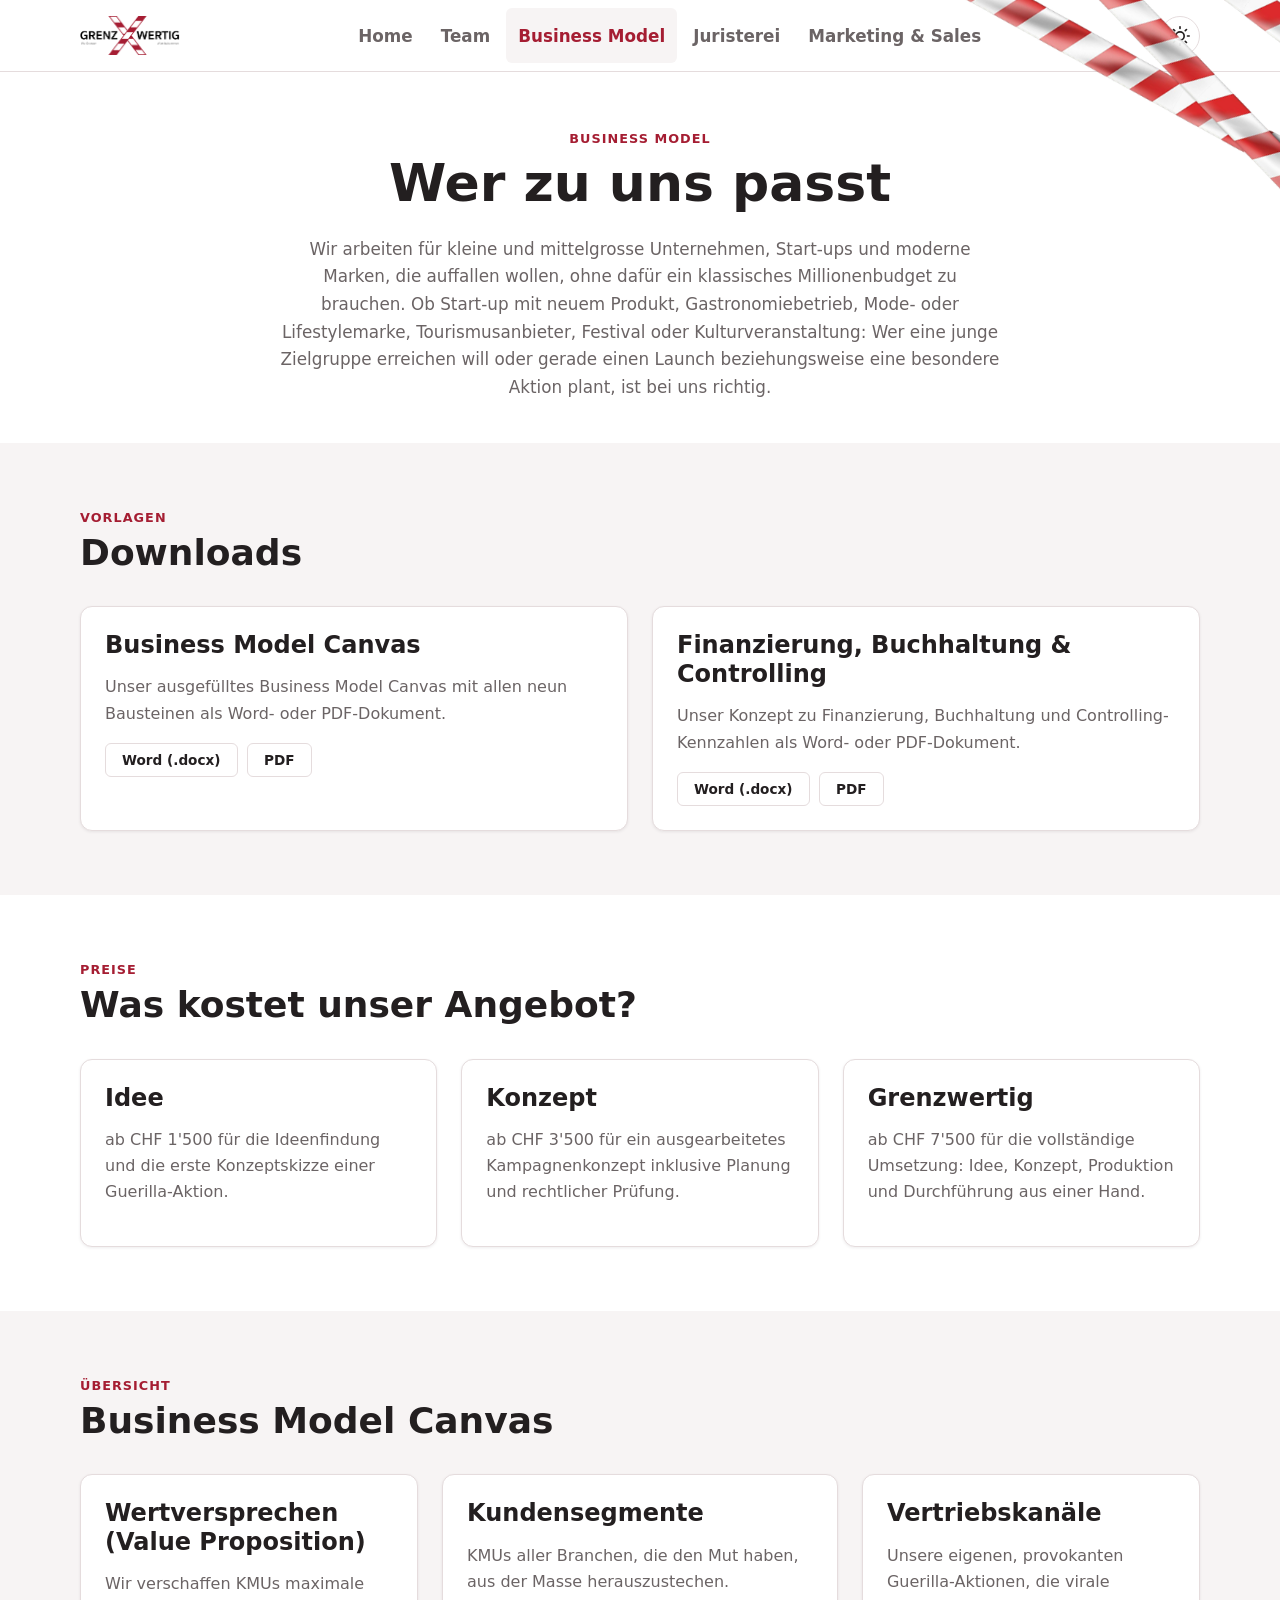
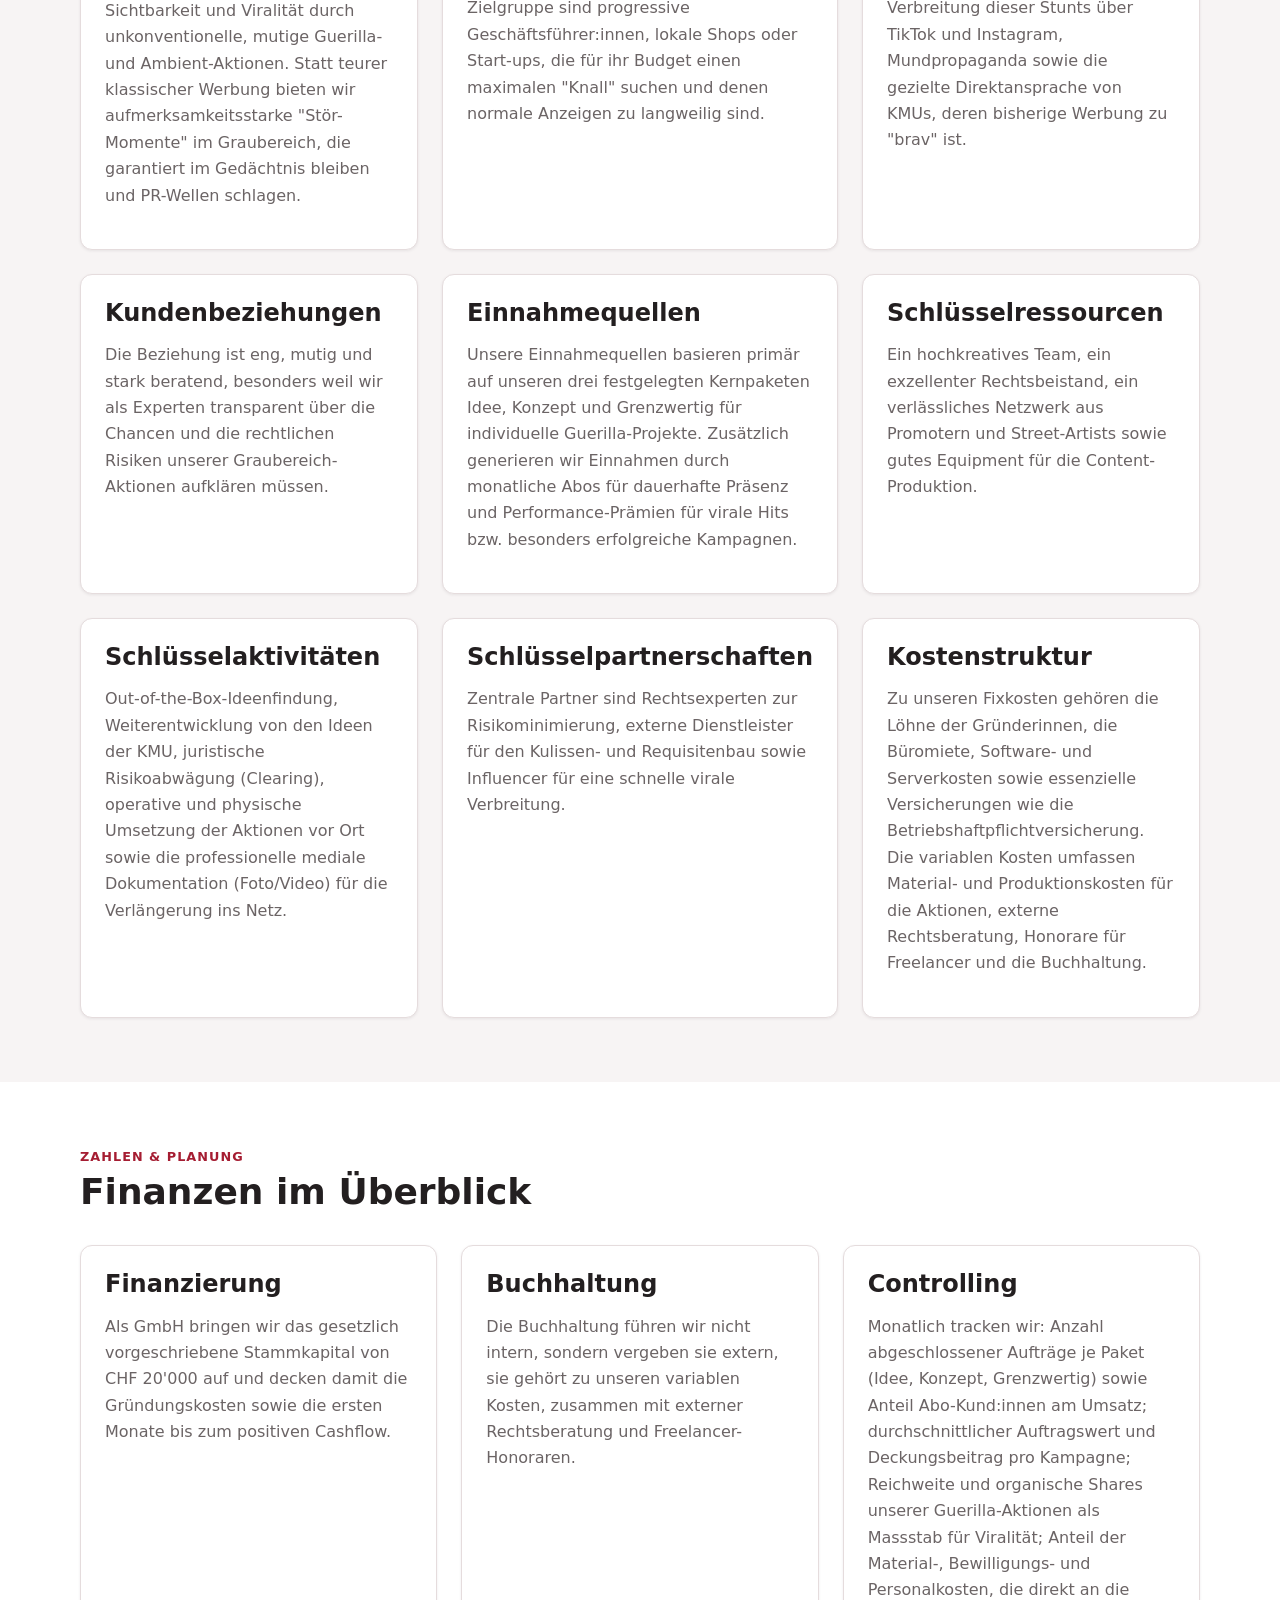
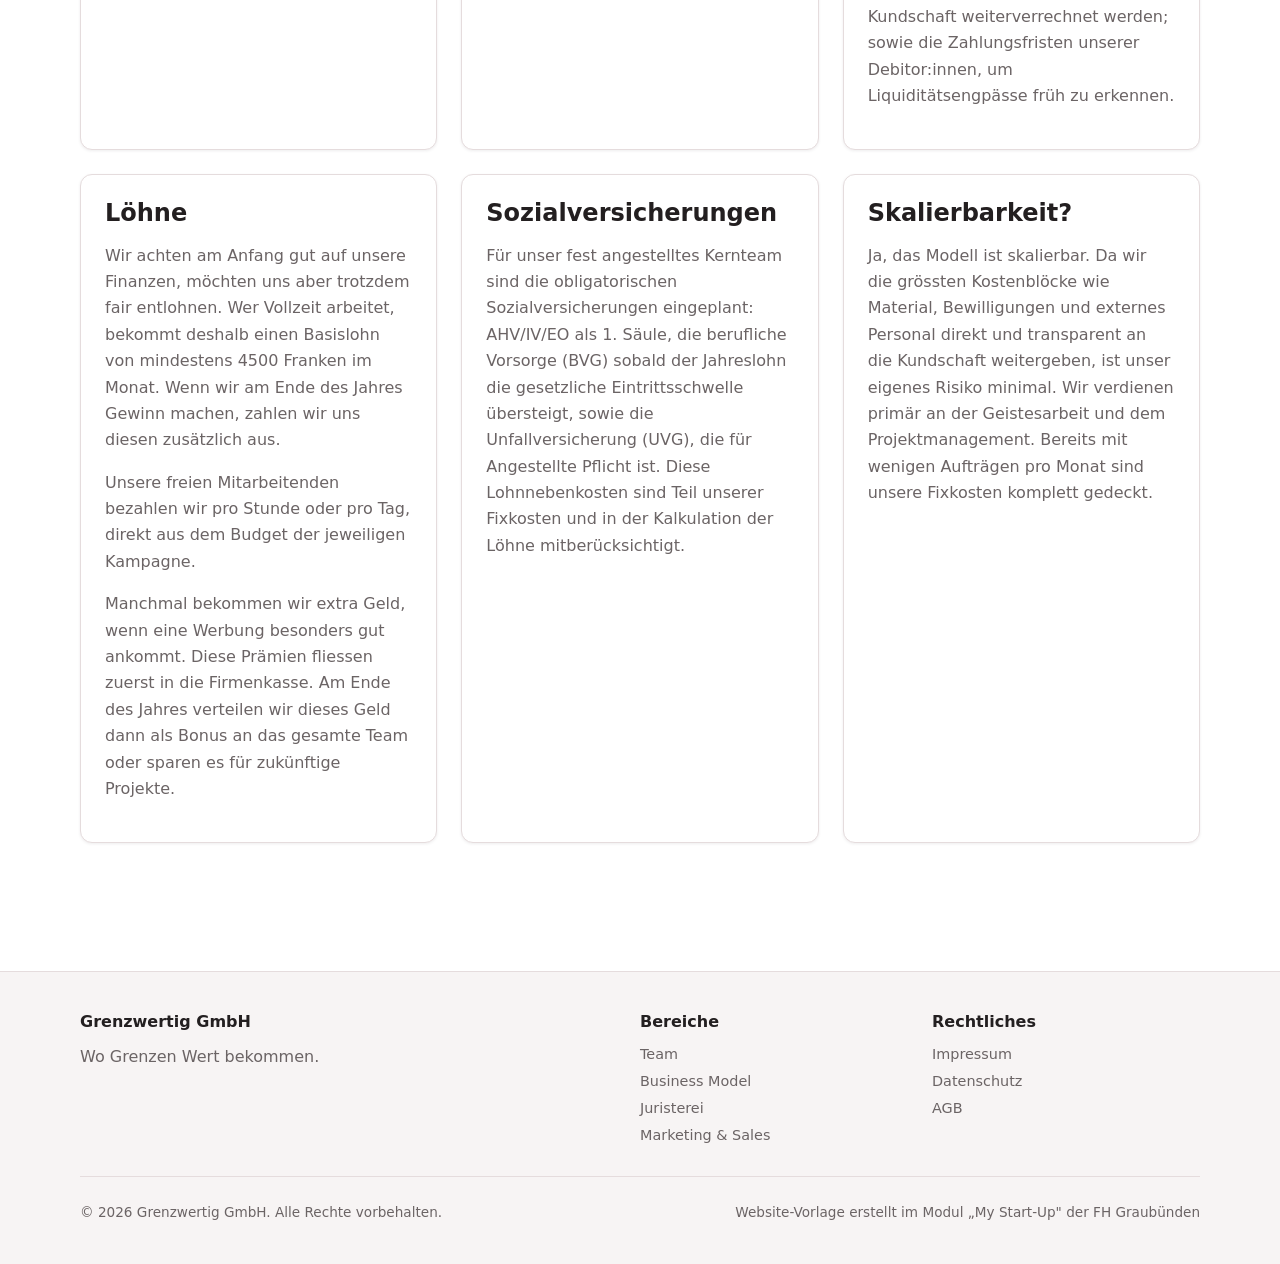
<file: business-model/index.html>
<!DOCTYPE html>
<!--
  =============================================================================
  MY START-UP – WEBSITE TEMPLATE
  Datei: business-model/index.html
  -----------------------------------------------------------------------------
  Entspricht der Ordner-Kachel "Business Model". Fachlich passend gemäss
  Modulbeschreibung: Geschäftsmodell, Finanzierung, Buchhaltung, Controlling.
  =============================================================================
-->
<html lang="de">
<head>
  <meta charset="UTF-8" />
  <script>
    (function () {
      var stored = localStorage.getItem("my-startup-theme");
      var theme = stored || (window.matchMedia("(prefers-color-scheme: dark)").matches ? "dark" : "light");
      document.documentElement.setAttribute("data-theme", theme);
    })();
  </script>
  <meta name="viewport" content="width=device-width, initial-scale=1.0" />
  <title>Business Model – Grenzwertig</title>
  <meta name="description" content="Geschäftsmodell, Finanzierung und Zahlen von My Start-Up." />
  <link rel="stylesheet" href="../css/style.css" />
<link rel="icon" type="image/png" href="../images/favicon.png" />
</head>
<body>
  <a class="visually-hidden" href="#main">Zum Inhalt springen</a>

  <header class="site-header">
    <div class="container">
    <a href="../index.html" class="brand">
      <img src="../images/logo-light.png" alt="Grenzwertig – wo Grenzen Wert bekommen" class="brand__logo brand__logo--light">
      <img src="../images/logo-dark.png" alt="Grenzwertig – wo Grenzen Wert bekommen" class="brand__logo brand__logo--dark">
    </a>

      <nav class="main-nav" id="main-navigation" data-main-nav data-open="false" aria-label="Hauptnavigation">
        <a href="../index.html">Home</a>
        <a href="../team/index.html">Team</a>
        <a href="index.html">Business Model</a>
        <a href="../juristerei/index.html">Juristerei</a>
        <a href="../marketing-sales/index.html">Marketing &amp; Sales</a>
      </nav>

      <div class="header-actions">
        <button type="button" class="theme-toggle" data-theme-toggle aria-label="Zu Dark-Mode wechseln">
          <svg class="icon-sun" viewBox="0 0 24 24" fill="none" stroke="currentColor" stroke-width="2" stroke-linecap="round" stroke-linejoin="round" aria-hidden="true">
            <circle cx="12" cy="12" r="5"></circle>
            <line x1="12" y1="1" x2="12" y2="3"></line>
            <line x1="12" y1="21" x2="12" y2="23"></line>
            <line x1="4.22" y1="4.22" x2="5.64" y2="5.64"></line>
            <line x1="18.36" y1="18.36" x2="19.78" y2="19.78"></line>
            <line x1="1" y1="12" x2="3" y2="12"></line>
            <line x1="21" y1="12" x2="23" y2="12"></line>
            <line x1="4.22" y1="19.78" x2="5.64" y2="18.36"></line>
            <line x1="18.36" y1="5.64" x2="19.78" y2="4.22"></line>
          </svg>
          <svg class="icon-moon" viewBox="0 0 24 24" fill="none" stroke="currentColor" stroke-width="2" stroke-linecap="round" stroke-linejoin="round" aria-hidden="true">
            <path d="M21 12.79A9 9 0 1 1 11.21 3 7 7 0 0 0 21 12.79z"></path>
          </svg>
        </button>

        <button type="button" class="nav-toggle" data-nav-toggle aria-label="Menü öffnen" aria-expanded="false" aria-controls="main-navigation">
          <svg viewBox="0 0 24 24" fill="none" stroke="currentColor" stroke-width="2" stroke-linecap="round" stroke-linejoin="round" aria-hidden="true">
            <line x1="3" y1="6" x2="21" y2="6"></line>
            <line x1="3" y1="12" x2="21" y2="12"></line>
            <line x1="3" y1="18" x2="21" y2="18"></line>
          </svg>
        </button>
      </div>
    </div>
  </header>

  <main id="main">
    <section class="page-hero container">
      <span class="eyebrow">Business Model</span>
      <h1 class="page-hero__title">Wer zu uns passt</h1>
      <p class="page-hero__lead"> Wir arbeiten für kleine und mittelgrosse Unternehmen, Start-ups und moderne Marken, die auffallen wollen, ohne dafür ein klassisches Millionenbudget zu brauchen. Ob Start-up mit neuem Produkt, Gastronomiebetrieb, Mode- oder Lifestylemarke, Tourismusanbieter, Festival oder Kulturveranstaltung: Wer eine junge Zielgruppe erreichen will oder gerade einen Launch beziehungsweise eine besondere Aktion plant, ist bei uns richtig.</p>
    </section>

    <!-- ===================== DOWNLOADS ===================== -->
    <section class="section section--alt">
      <div class="container">
        <div class="section-heading">
          <span class="eyebrow">Vorlagen</span>
          <h2>Downloads</h2>
        </div>
        <div class="grid content-grid-2">
          <div class="card">
            <h3>Business Model Canvas</h3>
            <p>Unser ausgefülltes Business Model Canvas mit allen neun Bausteinen als Word- oder PDF-Dokument.</p>
            <div class="download-links">
              <a class="btn btn--outline" href="../downloads/business-model/Business-Model-canvas-Grenzwertig-GmbH.docx" download>Word (.docx)</a>
              <a class="btn btn--outline" href="../downloads/business-model/Business-Model-canvas-Grenzwertig-GmbH.pdf" download>PDF</a>
            </div>
          </div>
          <div class="card">
            <h3>Finanzierung, Buchhaltung &amp; Controlling</h3>
            <p>Unser Konzept zu Finanzierung, Buchhaltung und Controlling-Kennzahlen als Word- oder PDF-Dokument.</p>
            <div class="download-links">
              <a class="btn btn--outline" href="../downloads/business-model/Finanzierung-Buchhaltung-Controlling-Grenzwertig-GmbH.docx" download>Word (.docx)</a>
              <a class="btn btn--outline" href="../downloads/business-model/Finanzierung-buchhaltung-controlling-Grenzwertig-GmbH.pdf" download>PDF</a>
            </div>
          </div>
        </div>
      </div>
    </section>

    <!-- ===================== PREISE ===================== -->
    <section class="section">
      <div class="container">
        <div class="section-heading">
          <span class="eyebrow">Preise</span>
          <h2>Was kostet unser Angebot?</h2>
        </div>
        <div class="grid content-grid-3">
          <div class="card">
            <h3>Idee</h3>
            <p>ab CHF 1'500 für die Ideenfindung und die erste Konzeptskizze einer Guerilla-Aktion.</p>
          </div>
          <div class="card">
            <h3>Konzept</h3>
            <p>ab CHF 3'500 für ein ausgearbeitetes Kampagnenkonzept inklusive Planung und rechtlicher Prüfung.</p>
          </div>
          <div class="card">
            <h3>Grenzwertig</h3>
            <p>ab CHF 7'500 für die vollständige Umsetzung: Idee, Konzept, Produktion und Durchführung aus einer Hand.</p>
          </div>
        </div>
      </div>
    </section>

    <!-- ===================== BUSINESS MODEL CANVAS (9 Bausteine) ===================== -->
    <section class="section section--alt">
      <div class="container">
        <div class="section-heading">
          <span class="eyebrow">Übersicht</span>
          <h2>Business Model Canvas</h2>
        </div>
        <div class="grid content-grid-3">
          <div class="card">
            <h3>Wertversprechen (Value Proposition)</h3>
            <p>Wir verschaffen KMUs maximale Sichtbarkeit und Viralität durch unkonventionelle, mutige Guerilla- und Ambient-Aktionen. Statt teurer klassischer Werbung bieten wir aufmerksamkeitsstarke "Stör-Momente" im Graubereich, die garantiert im Gedächtnis bleiben und PR-Wellen schlagen.</p>
          </div>
          <div class="card">
            <h3>Kundensegmente</h3>
            <p>KMUs aller Branchen, die den Mut haben, aus der Masse herauszustechen. Zielgruppe sind progressive Geschäftsführer:innen, lokale Shops oder Start-ups, die für ihr Budget einen maximalen "Knall" suchen und denen normale Anzeigen zu langweilig sind.</p>
          </div>
          <div class="card">
            <h3>Vertriebskanäle</h3>
            <p>Unsere eigenen, provokanten Guerilla-Aktionen, die virale Verbreitung dieser Stunts über TikTok und Instagram, Mundpropaganda sowie die gezielte Direktansprache von KMUs, deren bisherige Werbung zu "brav" ist.</p>
          </div>
          <div class="card">
            <h3>Kundenbeziehungen</h3>
            <p>Die Beziehung ist eng, mutig und stark beratend, besonders weil wir als Experten transparent über die Chancen und die rechtlichen Risiken unserer Graubereich-Aktionen aufklären müssen.</p>
          </div>
          <div class="card">
            <h3>Einnahmequellen</h3>
            <p>Unsere Einnahmequellen basieren primär auf unseren drei festgelegten Kernpaketen Idee, Konzept und Grenzwertig für individuelle Guerilla-Projekte. Zusätzlich generieren wir Einnahmen durch monatliche Abos für dauerhafte Präsenz und Performance-Prämien für virale Hits bzw. besonders erfolgreiche Kampagnen.</p>
          </div>
          <div class="card">
            <h3>Schlüsselressourcen</h3>
            <p>Ein hochkreatives Team, ein exzellenter Rechtsbeistand, ein verlässliches Netzwerk aus Promotern und Street-Artists sowie gutes Equipment für die Content-Produktion.</p>
          </div>
          <div class="card">
            <h3>Schlüsselaktivitäten</h3>
            <p>Out-of-the-Box-Ideenfindung, Weiterentwicklung von den Ideen der KMU, juristische Risikoabwägung (Clearing), operative und physische Umsetzung der Aktionen vor Ort sowie die professionelle mediale Dokumentation (Foto/Video) für die Verlängerung ins Netz.</p>
          </div>
          <div class="card">
            <h3>Schlüsselpartnerschaften</h3>
            <p>Zentrale Partner sind Rechtsexperten zur Risikominimierung, externe Dienstleister für den Kulissen- und Requisitenbau sowie Influencer für eine schnelle virale Verbreitung.</p>
          </div>
          <div class="card">
            <h3>Kostenstruktur</h3>
            <p>Zu unseren Fixkosten gehören die Löhne der Gründerinnen, die Büromiete, Software- und Serverkosten sowie essenzielle Versicherungen wie die Betriebshaftpflichtversicherung. Die variablen Kosten umfassen Material- und Produktionskosten für die Aktionen, externe Rechtsberatung, Honorare für Freelancer und die Buchhaltung.</p>
          </div>
        </div>
      </div>
    </section>

    <!-- ===================== FINANZIERUNG, LÖHNE, SOZIALVERSICHERUNGEN, BUCHHALTUNG, CONTROLLING, SKALIERBARKEIT ===================== -->
    <section class="section">
      <div class="container">
        <div class="section-heading">
          <span class="eyebrow">Zahlen &amp; Planung</span>
          <h2>Finanzen im Überblick</h2>
        </div>
        <div class="grid content-grid-3">
          <div class="card">
            <h3>Finanzierung</h3>
            <p>Als GmbH bringen wir das gesetzlich vorgeschriebene Stammkapital von CHF 20'000 auf und decken damit die Gründungskosten sowie die ersten Monate bis zum positiven Cashflow.</p>
          </div>
          <div class="card">
            <h3>Buchhaltung</h3>
            <p>Die Buchhaltung führen wir nicht intern, sondern vergeben sie extern, sie gehört zu unseren variablen Kosten, zusammen mit externer Rechtsberatung und Freelancer-Honoraren.</p>
          </div>
          <div class="card">
            <h3>Controlling</h3>
            <p>Monatlich tracken wir: Anzahl abgeschlossener Aufträge je Paket (Idee, Konzept, Grenzwertig) sowie Anteil Abo-Kund:innen am Umsatz; durchschnittlicher Auftragswert und Deckungsbeitrag pro Kampagne; Reichweite und organische Shares unserer Guerilla-Aktionen als Massstab für Viralität; Anteil der Material-, Bewilligungs- und Personalkosten, die direkt an die Kundschaft weiterverrechnet werden; sowie die Zahlungsfristen unserer Debitor:innen, um Liquiditätsengpässe früh zu erkennen.</p>
          </div>
          <div class="card">
            <h3>Löhne</h3>
            <p>Wir achten am Anfang gut auf unsere Finanzen, möchten uns aber trotzdem fair entlohnen. Wer Vollzeit arbeitet, bekommt deshalb einen Basislohn von mindestens 4500 Franken im Monat. Wenn wir am Ende des Jahres Gewinn machen, zahlen wir uns diesen zusätzlich aus.</p>
            <p>Unsere freien Mitarbeitenden bezahlen wir pro Stunde oder pro Tag, direkt aus dem Budget der jeweiligen Kampagne.</p>
            <p>Manchmal bekommen wir extra Geld, wenn eine Werbung besonders gut ankommt. Diese Prämien fliessen zuerst in die Firmenkasse. Am Ende des Jahres verteilen wir dieses Geld dann als Bonus an das gesamte Team oder sparen es für zukünftige Projekte.</p>
          </div>
          <div class="card">
            <h3>Sozialversicherungen</h3>
            <p>Für unser fest angestelltes Kernteam sind die obligatorischen Sozialversicherungen eingeplant: AHV/IV/EO als 1. Säule, die berufliche Vorsorge (BVG) sobald der Jahreslohn die gesetzliche Eintrittsschwelle übersteigt, sowie die Unfallversicherung (UVG), die für Angestellte Pflicht ist. Diese Lohnnebenkosten sind Teil unserer Fixkosten und in der Kalkulation der Löhne mitberücksichtigt.</p>
          </div>
          <div class="card">
            <h3>Skalierbarkeit?</h3>
            <p>Ja, das Modell ist skalierbar. Da wir die grössten Kostenblöcke wie Material, Bewilligungen und externes Personal direkt und transparent an die Kundschaft weitergeben, ist unser eigenes Risiko minimal. Wir verdienen primär an der Geistesarbeit und dem Projektmanagement. Bereits mit wenigen Aufträgen pro Monat sind unsere Fixkosten komplett gedeckt.</p>
          </div>
        </div>
      </div>
    </section>
  </main>

  <footer class="site-footer">
    <div class="container">
      <div class="grid footer-grid">
        <div class="footer-col">
          <h3>Grenzwertig GmbH</h3>
          <p>Wo Grenzen Wert bekommen.</p>
        </div>
        <div class="footer-col">
          <h3>Bereiche</h3>
          <ul>
            <li><a href="../team/index.html">Team</a></li>
            <li><a href="../business-model/index.html">Business Model</a></li>
            <li><a href="../juristerei/index.html">Juristerei</a></li>
            <li><a href="../marketing-sales/index.html">Marketing &amp; Sales</a></li>
          </ul>
        </div>
        <div class="footer-col">
          <h3>Rechtliches</h3>
          <ul>
            <li><a href="../juristerei/impressum.html">Impressum</a></li>
            <li><a href="../juristerei/datenschutz.html">Datenschutz</a></li>
            <li><a href="../juristerei/agb.html">AGB</a></li>
          </ul>
        </div>
      </div>
      <div class="footer-bottom">
        <p class="mb-0">© <span data-current-year>2026</span> Grenzwertig GmbH. Alle Rechte vorbehalten.</p>
        <p class="mb-0">Website-Vorlage erstellt im Modul „My Start-Up" der FH Graubünden</p>
      </div>
    </div>
  </footer>

  <div class="modal" data-video-modal hidden>
    <div class="modal__dialog" role="dialog" aria-modal="true" aria-label="Video-Player">
      <button type="button" class="modal__close" data-modal-close aria-label="Video schliessen">
        <svg viewBox="0 0 24 24" fill="none" stroke="currentColor" stroke-width="2" stroke-linecap="round" stroke-linejoin="round" aria-hidden="true">
          <line x1="18" y1="6" x2="6" y2="18"></line>
          <line x1="6" y1="6" x2="18" y2="18"></line>
        </svg>
      </button>
      <div class="modal__video-wrapper">
        <iframe src="" title="Video-Player" allow="autoplay; encrypted-media; picture-in-picture" allowfullscreen></iframe>
      </div>
    </div>
  </div>

  <script src="../js/script.js"></script>
</body>
</html>
</file>
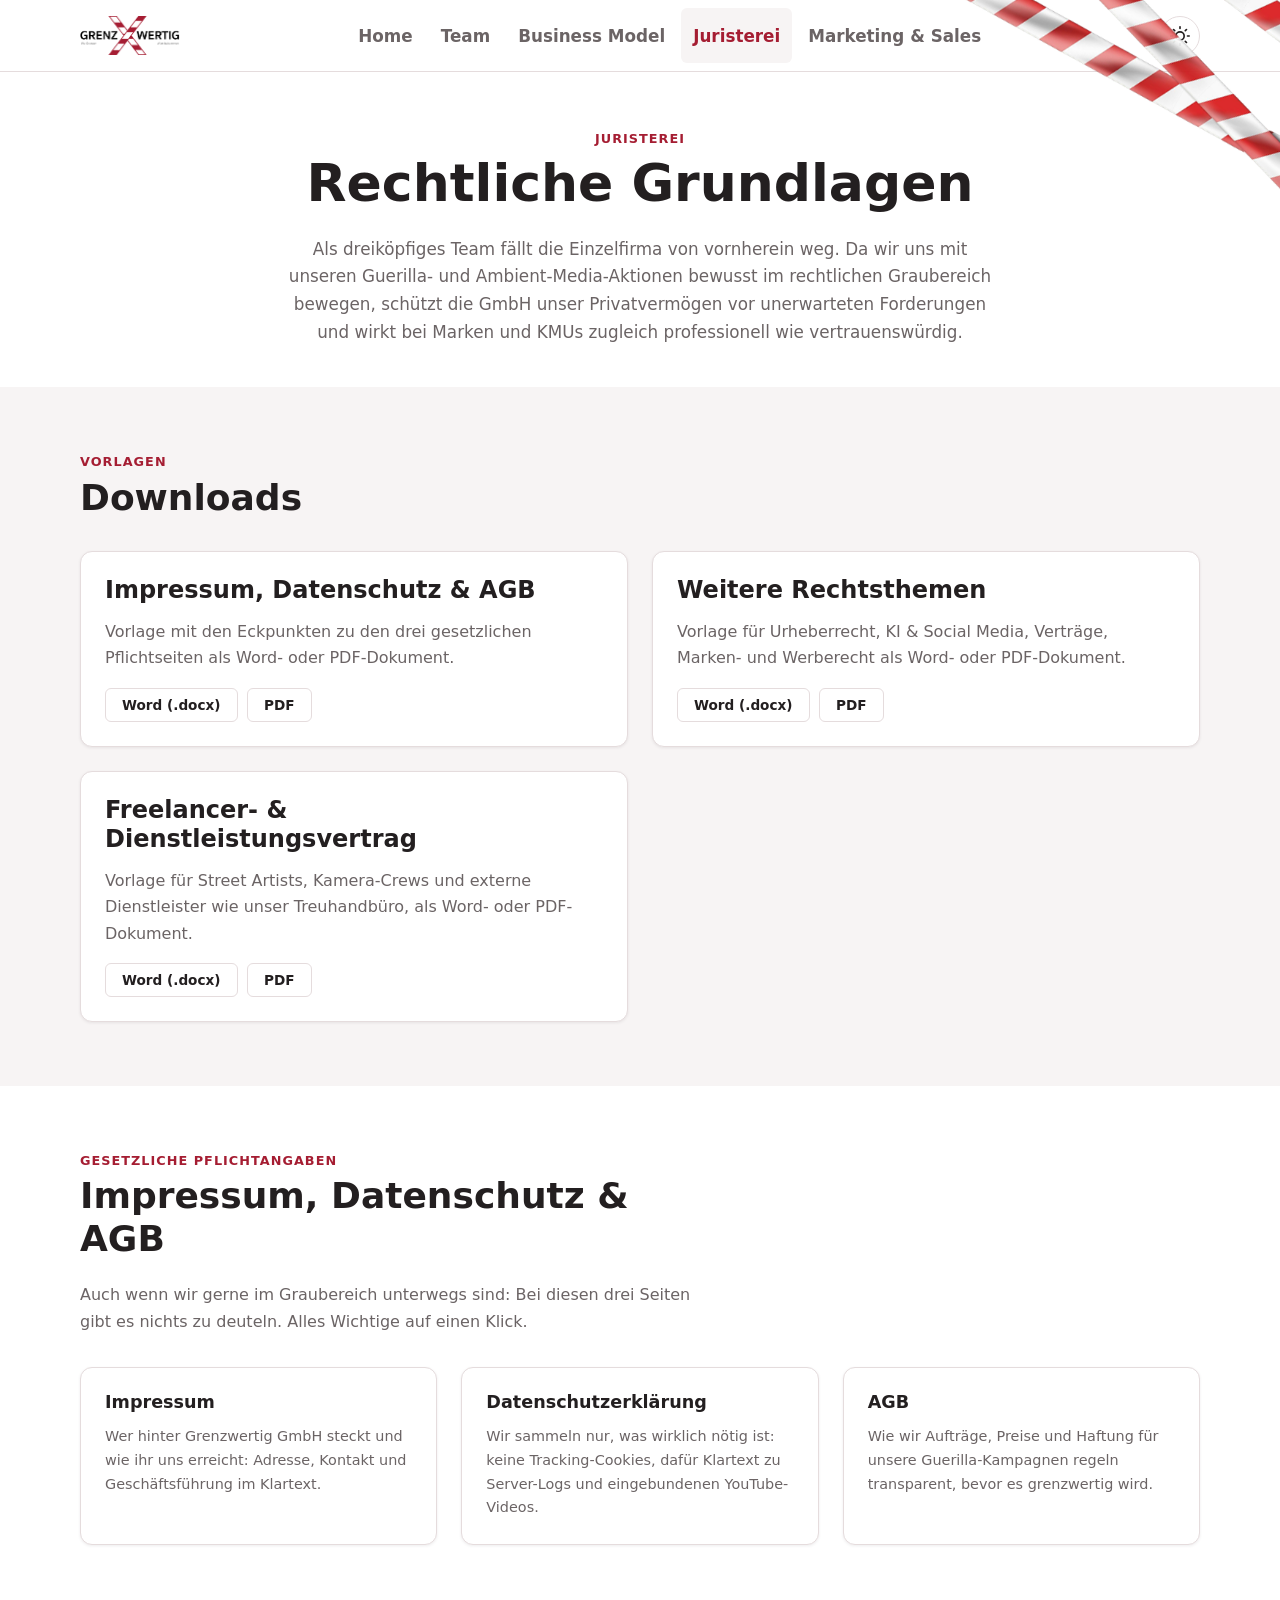
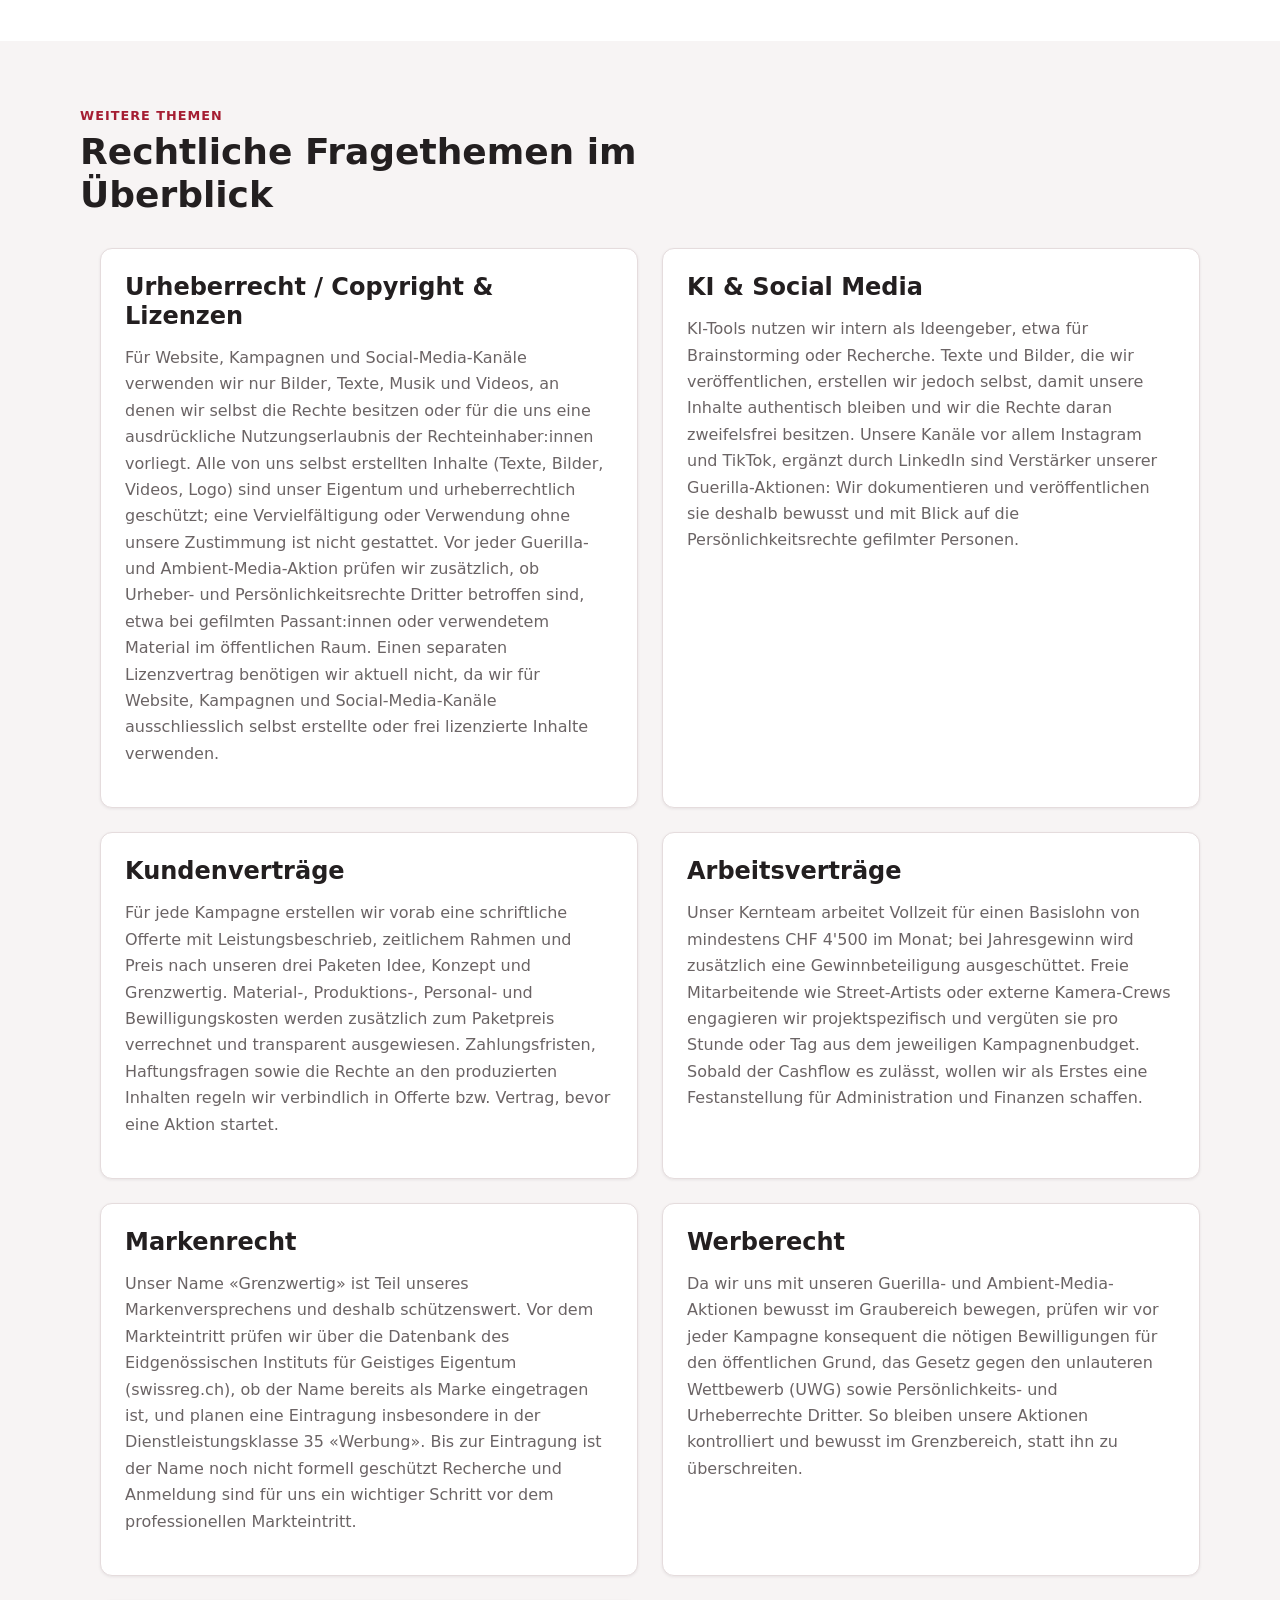
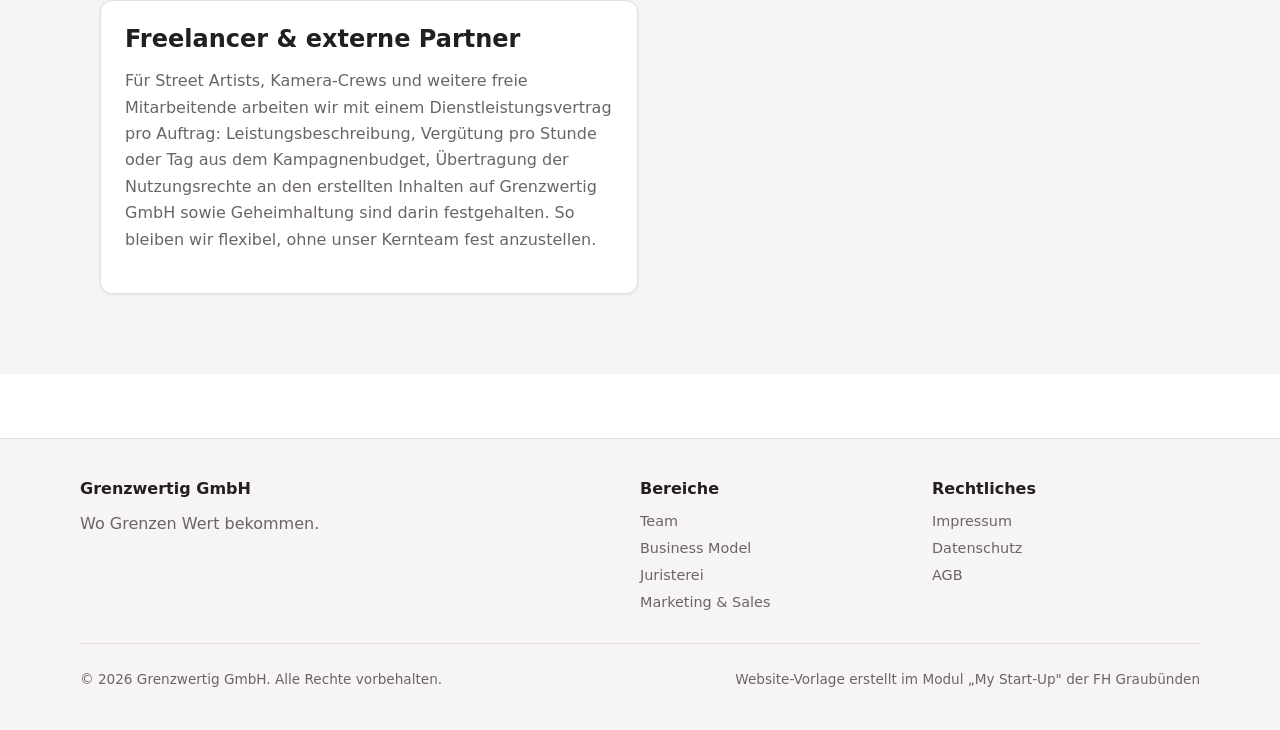
<file: juristerei/index.html>
<!DOCTYPE html>
<!--
  =============================================================================
  MY START-UP – WEBSITE TEMPLATE
  Datei: juristerei/index.html
  -----------------------------------------------------------------------------
  Übersichtsseite für alle rechtlichen Themen gemäss Modulbeschreibung:
  Datenschutz, Urheberrecht, Werberecht, Arbeitsrecht, Markenrecht, KI &
  Social Media, Kundenverträge, Arbeitsverträge, Impressum, AGB.

  Die drei gesetzlich meist notwendigen Seiten (Impressum, Datenschutz, AGB)
  sind als EIGENE HTML-Dateien im selben Ordner angelegt, weil sie oft aus
  dem Footer JEDER Seite verlinkt werden müssen:
    - juristerei/impressum.html
    - juristerei/datenschutz.html
    - juristerei/agb.html
  Die übrigen Themen (Urheberrecht, KI & Social Media, Verträge, ...) sind
  hier direkt als Abschnitte auf dieser Übersichtsseite aufgeführt. Wer will,
  kann daraus ebenfalls eigene Unterseiten machen (Kopiervorlage: eine der
  drei HTML-Dateien oben duplizieren und Inhalt anpassen).
  =============================================================================
-->
<html lang="de">
<head>
  <meta charset="UTF-8" />
  <script>
    (function () {
      var stored = localStorage.getItem("my-startup-theme");
      var theme = stored || (window.matchMedia("(prefers-color-scheme: dark)").matches ? "dark" : "light");
      document.documentElement.setAttribute("data-theme", theme);
    })();
  </script>
  <meta name="viewport" content="width=device-width, initial-scale=1.0" />
  <title>Juristerei – Grenzwertig</title>
  <meta name="description" content="Rechtliche Themen von My Start-Up: Datenschutz, Urheberrecht, Impressum, AGB und mehr." />
  <link rel="stylesheet" href="../css/style.css" />
  <link rel="icon" type="image/png" href="../images/favicon.png" />
</head>
<body>
  <a class="visually-hidden" href="#main">Zum Inhalt springen</a>

  <header class="site-header">
    <div class="container">
    <a href="../index.html" class="brand">
      <img src="../images/logo-light.png" alt="Grenzwertig – wo Grenzen Wert bekommen" class="brand__logo brand__logo--light">
      <img src="../images/logo-dark.png" alt="Grenzwertig – wo Grenzen Wert bekommen" class="brand__logo brand__logo--dark">
    </a>

      <nav class="main-nav" id="main-navigation" data-main-nav data-open="false" aria-label="Hauptnavigation">
        <a href="../index.html">Home</a>
        <a href="../team/index.html">Team</a>
        <a href="../business-model/index.html">Business Model</a>
        <a href="index.html">Juristerei</a>
        <a href="../marketing-sales/index.html">Marketing &amp; Sales</a>
      </nav>

      <div class="header-actions">
        <button type="button" class="theme-toggle" data-theme-toggle aria-label="Zu Dark-Mode wechseln">
          <svg class="icon-sun" viewBox="0 0 24 24" fill="none" stroke="currentColor" stroke-width="2" stroke-linecap="round" stroke-linejoin="round" aria-hidden="true">
            <circle cx="12" cy="12" r="5"></circle>
            <line x1="12" y1="1" x2="12" y2="3"></line>
            <line x1="12" y1="21" x2="12" y2="23"></line>
            <line x1="4.22" y1="4.22" x2="5.64" y2="5.64"></line>
            <line x1="18.36" y1="18.36" x2="19.78" y2="19.78"></line>
            <line x1="1" y1="12" x2="3" y2="12"></line>
            <line x1="21" y1="12" x2="23" y2="12"></line>
            <line x1="4.22" y1="19.78" x2="5.64" y2="18.36"></line>
            <line x1="18.36" y1="5.64" x2="19.78" y2="4.22"></line>
          </svg>
          <svg class="icon-moon" viewBox="0 0 24 24" fill="none" stroke="currentColor" stroke-width="2" stroke-linecap="round" stroke-linejoin="round" aria-hidden="true">
            <path d="M21 12.79A9 9 0 1 1 11.21 3 7 7 0 0 0 21 12.79z"></path>
          </svg>
        </button>

        <button type="button" class="nav-toggle" data-nav-toggle aria-label="Menü öffnen" aria-expanded="false" aria-controls="main-navigation">
          <svg viewBox="0 0 24 24" fill="none" stroke="currentColor" stroke-width="2" stroke-linecap="round" stroke-linejoin="round" aria-hidden="true">
            <line x1="3" y1="6" x2="21" y2="6"></line>
            <line x1="3" y1="12" x2="21" y2="12"></line>
            <line x1="3" y1="18" x2="21" y2="18"></line>
          </svg>
        </button>
      </div>
    </div>
  </header>

  <main id="main">
    <section class="page-hero container">
      <span class="eyebrow">Juristerei</span>
      <h1 class="page-hero__title">Rechtliche Grundlagen</h1>
      <p class="page-hero__lead">Als dreiköpfiges Team fällt die Einzelfirma von vornherein weg. Da wir uns mit unseren Guerilla- und Ambient-Media-Aktionen bewusst im rechtlichen Graubereich bewegen, schützt die GmbH unser Privatvermögen vor unerwarteten Forderungen und wirkt bei Marken und KMUs zugleich professionell wie vertrauenswürdig.
      </p>
    </section>

    <!-- ===================== DOWNLOADS ===================== -->
    <section class="section section--alt">
      <div class="container">
        <div class="section-heading">
          <span class="eyebrow">Vorlagen</span>
          <h2>Downloads</h2>
        </div>
        <div class="grid content-grid-2">
          <div class="card">
            <h3>Impressum, Datenschutz &amp; AGB</h3>
            <p>Vorlage mit den Eckpunkten zu den drei gesetzlichen Pflichtseiten als Word- oder PDF-Dokument.</p>
            <div class="download-links">
              <a class="btn btn--outline" href="../downloads/juristerei/Pflichtseiten-Grenzwertig-GmbH.docx" download>Word (.docx)</a>
              <a class="btn btn--outline" href="../downloads/juristerei/Pflichtseiten-Grenzwertig-GmbH.pdf" download>PDF</a>
            </div>
          </div>
          <div class="card">
            <h3>Weitere Rechtsthemen</h3>
            <p>Vorlage für Urheberrecht, KI &amp; Social Media, Verträge, Marken- und Werberecht als Word- oder PDF-Dokument.</p>
            <div class="download-links">
              <a class="btn btn--outline" href="../downloads/juristerei/Weitere-Rechtsthemen-Grenzwertig-GmbH.docx" download>Word (.docx)</a>
              <a class="btn btn--outline" href="../downloads/juristerei/Weitere-Rechtsthemen-Grenzwertig-GmbH.pdf" download>PDF</a>
            </div>
          </div>
          <div class="card">
          <h3>Freelancer- & Dienstleistungsvertrag</h3>
          <p>Vorlage für Street Artists, Kamera-Crews und externe Dienstleister wie unser Treuhandbüro, als Word- oder PDF-Dokument.</p>
          <div class="download-links">
            <a class="btn btn--outline" href="../downloads/juristerei/Freelancer-Dienstleistungsvertrag-Grenzwertig-GmbH.docx" download>Word (.docx)</a>
            <a class="btn btn--outline" href="../downloads/juristerei/Freelancer-Dienstleistungsvertrag-Grenzwertig-GmbH.pdf" download>PDF</a>
          </div>
        </div>
        </div>
      </div>
    </section>

    <!-- ===================== PFLICHTSEITEN ===================== -->
    <section class="section container">
      <div class="section-heading">
        <span class="eyebrow">Gesetzliche Pflichtangaben</span>
        <h2>Impressum, Datenschutz &amp; AGB</h2>
        <p>Auch wenn wir gerne im Graubereich unterwegs sind: Bei diesen drei Seiten gibt es nichts zu deuteln. Alles Wichtige auf einen Klick.</p>
      </div>
      <div class="grid legal-nav">
        <a class="folder-card" href="impressum.html">
          <h3 class="folder-card__title">Impressum</h3>
          <p class="folder-card__desc">Wer hinter Grenzwertig GmbH steckt und wie ihr uns erreicht: Adresse, Kontakt und Geschäftsführung im Klartext.</p>
        </a>
        <a class="folder-card" href="datenschutz.html">
          <h3 class="folder-card__title">Datenschutzerklärung</h3>
          <p class="folder-card__desc">Wir sammeln nur, was wirklich nötig ist: keine Tracking-Cookies, dafür Klartext zu Server-Logs und eingebundenen YouTube-Videos.</p>
        </a>
        <a class="folder-card" href="agb.html">
          <h3 class="folder-card__title">AGB</h3>
          <p class="folder-card__desc">Wie wir Aufträge, Preise und Haftung für unsere Guerilla-Kampagnen regeln transparent, bevor es grenzwertig wird.</p>
        </a>
      </div>
    </section>

    <!-- ===================== WEITERE RECHTSTHEMEN ===================== -->
    <section class="section section--alt">
      <div class="container">
        <div class="section-heading">
          <span class="eyebrow">Weitere Themen</span>
          <h2>Rechtliche Fragethemen im Überblick</h2>
        </div>
        <ul class="grid legal-topic-list">
          <li class="card">
            <h3>Urheberrecht / Copyright &amp; Lizenzen</h3>
            <p>Für Website, Kampagnen und Social-Media-Kanäle verwenden wir nur Bilder, Texte, Musik und Videos, an denen wir selbst die Rechte besitzen oder für die uns eine ausdrückliche Nutzungserlaubnis der Rechteinhaber:innen vorliegt. Alle von uns selbst erstellten Inhalte (Texte, Bilder, Videos, Logo) sind unser Eigentum und urheberrechtlich geschützt; eine Vervielfältigung oder Verwendung ohne unsere Zustimmung ist nicht gestattet. Vor jeder Guerilla- und Ambient-Media-Aktion prüfen wir zusätzlich, ob Urheber- und Persönlichkeitsrechte Dritter betroffen sind, etwa bei gefilmten Passant:innen oder verwendetem Material im öffentlichen Raum. Einen separaten Lizenzvertrag benötigen wir aktuell nicht, da wir für Website, Kampagnen und Social-Media-Kanäle ausschliesslich selbst erstellte oder frei lizenzierte Inhalte verwenden. </p>
          </li>
          <li class="card">
            <h3>KI &amp; Social Media</h3>
            <p>KI-Tools nutzen wir intern als Ideengeber, etwa für Brainstorming oder Recherche. Texte und Bilder, die wir veröffentlichen, erstellen wir jedoch selbst, damit unsere Inhalte authentisch bleiben und wir die Rechte daran zweifelsfrei besitzen. Unsere Kanäle vor allem Instagram und TikTok, ergänzt durch LinkedIn sind Verstärker unserer Guerilla-Aktionen: Wir dokumentieren und veröffentlichen sie deshalb bewusst und mit Blick auf die Persönlichkeitsrechte gefilmter Personen.</p>
          </li>
          <li class="card">
            <h3>Kundenverträge</h3>
            <p>Für jede Kampagne erstellen wir vorab eine schriftliche Offerte mit Leistungsbeschrieb, zeitlichem Rahmen und Preis nach unseren drei Paketen Idee, Konzept und Grenzwertig. Material-, Produktions-, Personal- und Bewilligungskosten werden zusätzlich zum Paketpreis verrechnet und transparent ausgewiesen. Zahlungsfristen, Haftungsfragen sowie die Rechte an den produzierten Inhalten regeln wir verbindlich in Offerte bzw. Vertrag, bevor eine Aktion startet.</p>
          </li>
          <li class="card">
            <h3>Arbeitsverträge</h3>
            <p>Unser Kernteam arbeitet Vollzeit für einen Basislohn von mindestens CHF 4'500 im Monat; bei Jahresgewinn wird zusätzlich eine Gewinnbeteiligung ausgeschüttet. Freie Mitarbeitende wie Street-Artists oder externe Kamera-Crews engagieren wir projektspezifisch und vergüten sie pro Stunde oder Tag aus dem jeweiligen Kampagnenbudget. Sobald der Cashflow es zulässt, wollen wir als Erstes eine Festanstellung für Administration und Finanzen schaffen.</p>
          </li>
          <li class="card">
            <h3>Markenrecht</h3>
            <p>Unser Name «Grenzwertig» ist Teil unseres Markenversprechens und deshalb schützenswert. Vor dem Markteintritt prüfen wir über die Datenbank des Eidgenössischen Instituts für Geistiges Eigentum (swissreg.ch), ob der Name bereits als Marke eingetragen ist, und planen eine Eintragung insbesondere in der Dienstleistungsklasse 35 «Werbung». Bis zur Eintragung ist der Name noch nicht formell geschützt Recherche und Anmeldung sind für uns ein wichtiger Schritt vor dem professionellen Markteintritt.</p>
          </li>
          <li class="card">
            <h3>Werberecht</h3>
            <p>Da wir uns mit unseren Guerilla- und Ambient-Media-Aktionen bewusst im Graubereich bewegen, prüfen wir vor jeder Kampagne konsequent die nötigen Bewilligungen für den öffentlichen Grund, das Gesetz gegen den unlauteren Wettbewerb (UWG) sowie Persönlichkeits- und Urheberrechte Dritter. So bleiben unsere Aktionen kontrolliert und bewusst im Grenzbereich, statt ihn zu überschreiten.</p>
          </li>
          <div class="card">
          <h3>Freelancer & externe Partner</h3>
          <p>
            Für Street Artists, Kamera-Crews und weitere freie Mitarbeitende arbeiten wir mit
            einem Dienstleistungsvertrag pro Auftrag: Leistungsbeschreibung, Vergütung pro
            Stunde oder Tag aus dem Kampagnenbudget, Übertragung der Nutzungsrechte an den
            erstellten Inhalten auf Grenzwertig GmbH sowie Geheimhaltung sind darin
            festgehalten. So bleiben wir flexibel, ohne unser Kernteam fest anzustellen.
          </p>
        </div>
        </ul>
      </div>
    </section>
  </main>

  <footer class="site-footer">
    <div class="container">
      <div class="grid footer-grid">
        <div class="footer-col">
          <h3>Grenzwertig GmbH</h3>
          <p>Wo Grenzen Wert bekommen.</p>
        </div>
        <div class="footer-col">
          <h3>Bereiche</h3>
          <ul>
            <li><a href="../team/index.html">Team</a></li>
            <li><a href="../business-model/index.html">Business Model</a></li>
            <li><a href="../juristerei/index.html">Juristerei</a></li>
            <li><a href="../marketing-sales/index.html">Marketing &amp; Sales</a></li>
          </ul>
        </div>
        <div class="footer-col">
          <h3>Rechtliches</h3>
          <ul>
            <li><a href="impressum.html">Impressum</a></li>
            <li><a href="datenschutz.html">Datenschutz</a></li>
            <li><a href="agb.html">AGB</a></li>
          </ul>
        </div>
      </div>
      <div class="footer-bottom">
        <p class="mb-0">© <span data-current-year>2026</span> Grenzwertig GmbH. Alle Rechte vorbehalten.</p>
        <p class="mb-0">Website-Vorlage erstellt im Modul „My Start-Up" der FH Graubünden</p>
      </div>
    </div>
  </footer>

  <div class="modal" data-video-modal hidden>
    <div class="modal__dialog" role="dialog" aria-modal="true" aria-label="Video-Player">
      <button type="button" class="modal__close" data-modal-close aria-label="Video schliessen">
        <svg viewBox="0 0 24 24" fill="none" stroke="currentColor" stroke-width="2" stroke-linecap="round" stroke-linejoin="round" aria-hidden="true">
          <line x1="18" y1="6" x2="6" y2="18"></line>
          <line x1="6" y1="6" x2="18" y2="18"></line>
        </svg>
      </button>
      <div class="modal__video-wrapper">
        <iframe src="" title="Video-Player" allow="autoplay; encrypted-media; picture-in-picture" allowfullscreen></iframe>
      </div>
    </div>
  </div>

  <script src="../js/script.js"></script>
</body>
</html>
</file>
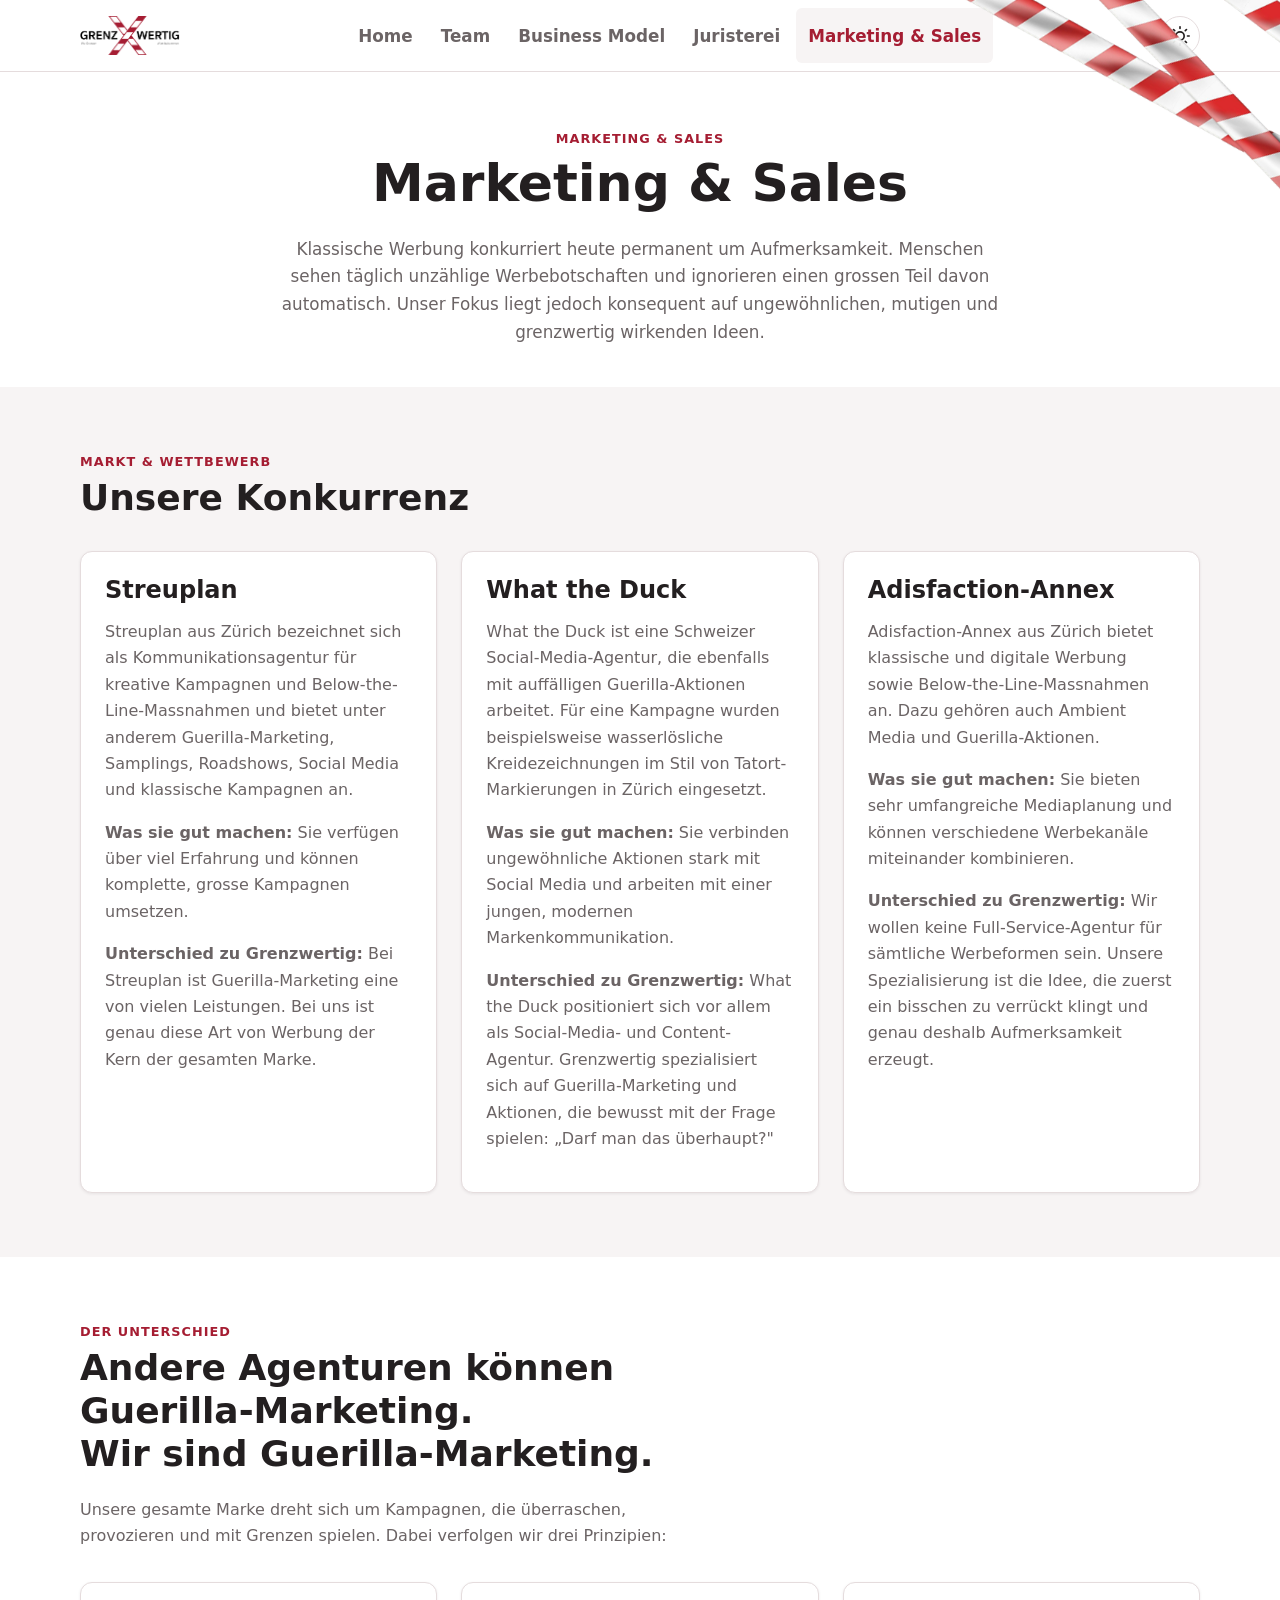
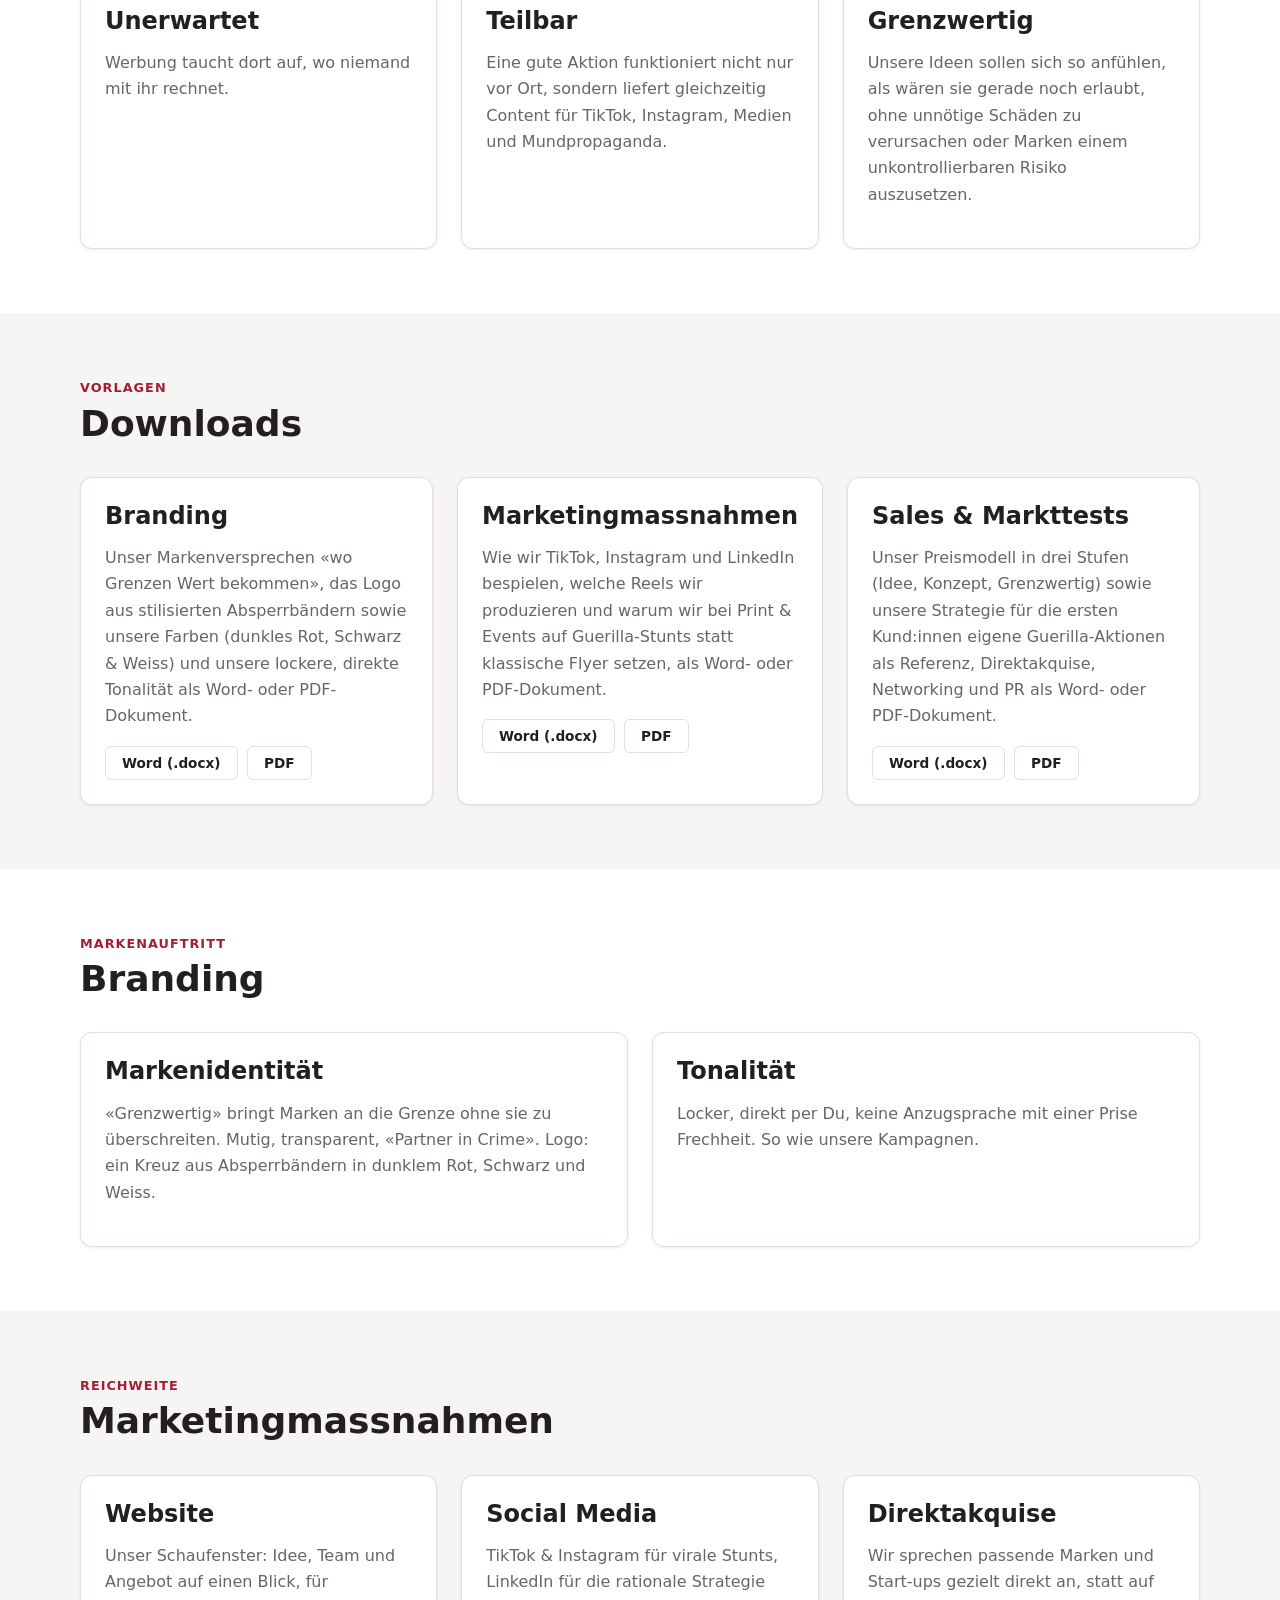
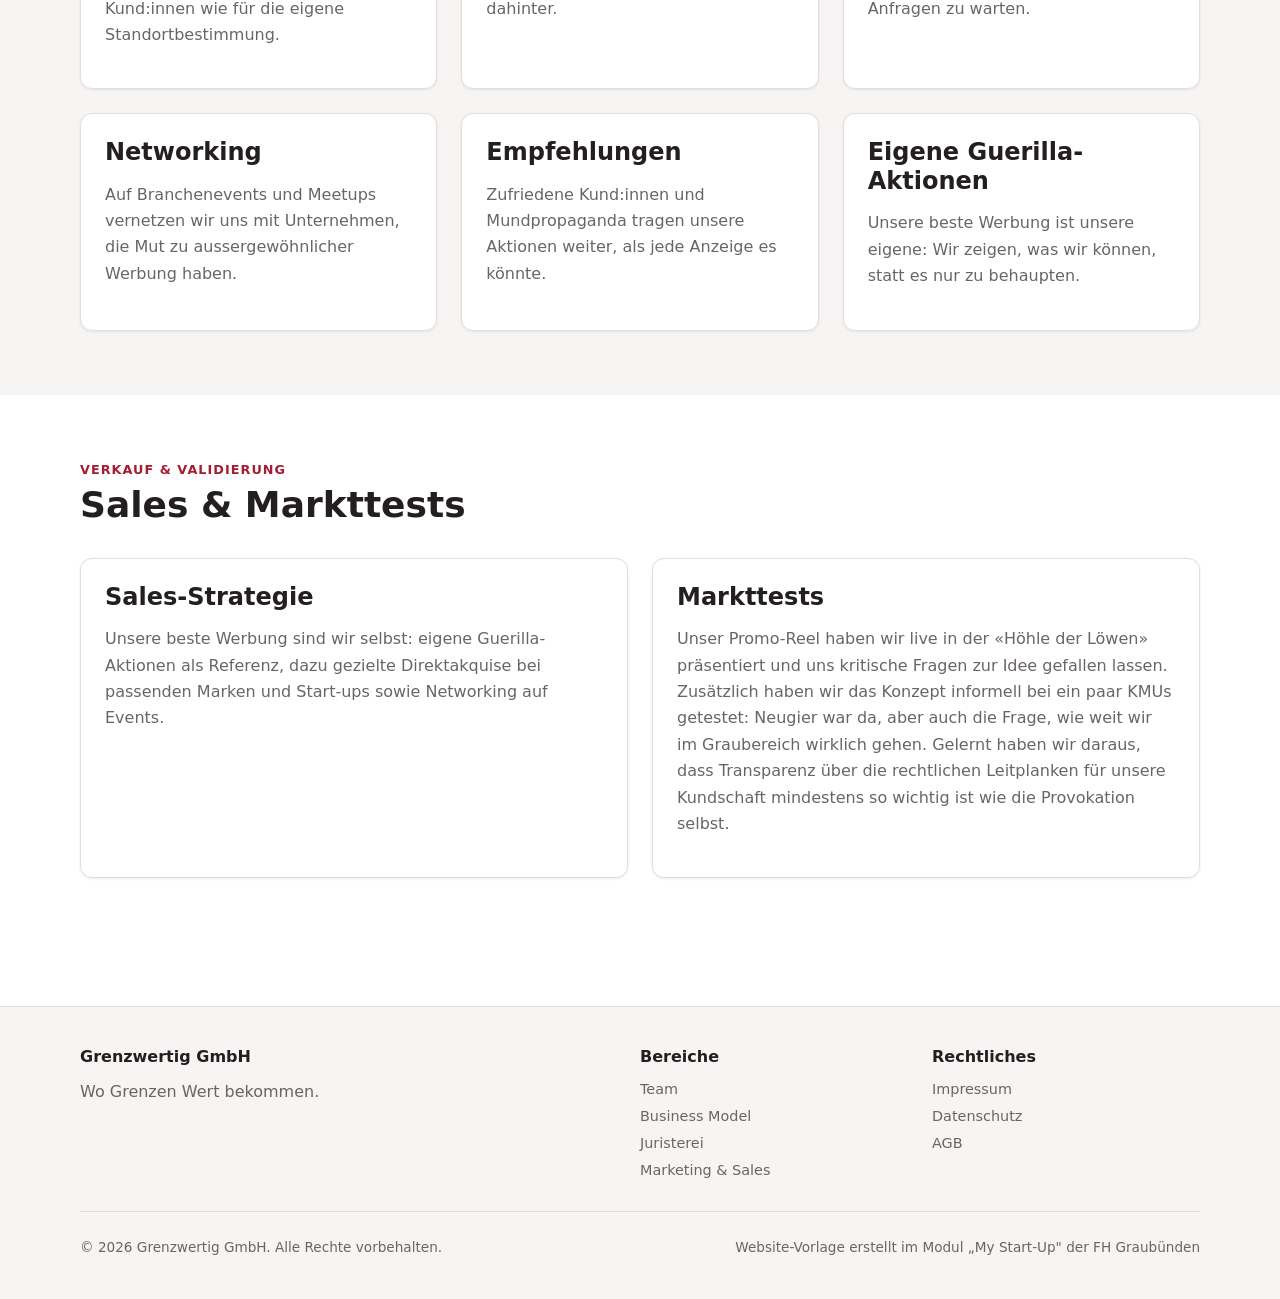
<file: marketing-sales/index.html>
<!DOCTYPE html>
<!--
  =============================================================================
  MY START-UP – WEBSITE TEMPLATE
  Datei: marketing-sales/index.html
  -----------------------------------------------------------------------------
  Entspricht der Ordner-Kachel "Marketing & Sales". Fachlich passend gemäss
  Modulbeschreibung: Marketingmassnahmen, Branding, Sales, Markttests.
  =============================================================================
-->
<html lang="de">
<head>
  <meta charset="UTF-8" />
  <script>
    (function () {
      var stored = localStorage.getItem("my-startup-theme");
      var theme = stored || (window.matchMedia("(prefers-color-scheme: dark)").matches ? "dark" : "light");
      document.documentElement.setAttribute("data-theme", theme);
    })();
  </script>
  <meta name="viewport" content="width=device-width, initial-scale=1.0" />
  <title>Marketing &amp; Sales – Grenzwertig</title>
  <meta name="description" content="Branding, Marketingmassnahmen und Sales-Strategie von My Start-Up." />
  <link rel="stylesheet" href="../css/style.css" />
  <link rel="icon" type="image/png" href="../images/favicon.png" />
</head>
<body>
  <a class="visually-hidden" href="#main">Zum Inhalt springen</a>

  <header class="site-header">
    <div class="container">
    <a href="../index.html" class="brand">
      <img src="../images/logo-light.png" alt="Grenzwertig – wo Grenzen Wert bekommen" class="brand__logo brand__logo--light">
      <img src="../images/logo-dark.png" alt="Grenzwertig – wo Grenzen Wert bekommen" class="brand__logo brand__logo--dark">
    </a>

      <nav class="main-nav" id="main-navigation" data-main-nav data-open="false" aria-label="Hauptnavigation">
        <a href="../index.html">Home</a>
        <a href="../team/index.html">Team</a>
        <a href="../business-model/index.html">Business Model</a>
        <a href="../juristerei/index.html">Juristerei</a>
        <a href="index.html">Marketing &amp; Sales</a>
      </nav>

      <div class="header-actions">
        <button type="button" class="theme-toggle" data-theme-toggle aria-label="Zu Dark-Mode wechseln">
          <svg class="icon-sun" viewBox="0 0 24 24" fill="none" stroke="currentColor" stroke-width="2" stroke-linecap="round" stroke-linejoin="round" aria-hidden="true">
            <circle cx="12" cy="12" r="5"></circle>
            <line x1="12" y1="1" x2="12" y2="3"></line>
            <line x1="12" y1="21" x2="12" y2="23"></line>
            <line x1="4.22" y1="4.22" x2="5.64" y2="5.64"></line>
            <line x1="18.36" y1="18.36" x2="19.78" y2="19.78"></line>
            <line x1="1" y1="12" x2="3" y2="12"></line>
            <line x1="21" y1="12" x2="23" y2="12"></line>
            <line x1="4.22" y1="19.78" x2="5.64" y2="18.36"></line>
            <line x1="18.36" y1="5.64" x2="19.78" y2="4.22"></line>
          </svg>
          <svg class="icon-moon" viewBox="0 0 24 24" fill="none" stroke="currentColor" stroke-width="2" stroke-linecap="round" stroke-linejoin="round" aria-hidden="true">
            <path d="M21 12.79A9 9 0 1 1 11.21 3 7 7 0 0 0 21 12.79z"></path>
          </svg>
        </button>

        <button type="button" class="nav-toggle" data-nav-toggle aria-label="Menü öffnen" aria-expanded="false" aria-controls="main-navigation">
          <svg viewBox="0 0 24 24" fill="none" stroke="currentColor" stroke-width="2" stroke-linecap="round" stroke-linejoin="round" aria-hidden="true">
            <line x1="3" y1="6" x2="21" y2="6"></line>
            <line x1="3" y1="12" x2="21" y2="12"></line>
            <line x1="3" y1="18" x2="21" y2="18"></line>
          </svg>
        </button>
      </div>
    </div>
  </header>

  <main id="main">
    <section class="page-hero container">
      <span class="eyebrow">Marketing &amp; Sales</span>
      <!-- ANPASSEN -->
      <h1 class="page-hero__title">Marketing &amp; Sales</h1>
      <p class="page-hero__lead">Klassische Werbung konkurriert heute permanent um Aufmerksamkeit. Menschen sehen täglich unzählige Werbebotschaften und ignorieren einen grossen Teil davon automatisch. Unser Fokus liegt jedoch konsequent auf ungewöhnlichen, mutigen und grenzwertig wirkenden Ideen.
      </p>
    </section>

    <!-- ===================== UNSERE KONKURRENZ ===================== -->
    <section class="section section--alt">
      <div class="container">
        <div class="section-heading">
          <span class="eyebrow">Markt &amp; Wettbewerb</span>
          <h2>Unsere Konkurrenz</h2>
        </div>
        <div class="grid content-grid-3">
          <div class="card">
            <h3>Streuplan</h3>
            <p>Streuplan aus Zürich bezeichnet sich als Kommunikationsagentur für kreative Kampagnen und Below-the-Line-Massnahmen und bietet unter anderem Guerilla-Marketing, Samplings, Roadshows, Social Media und klassische Kampagnen an.</p>
            <p><strong>Was sie gut machen:</strong> Sie verfügen über viel Erfahrung und können komplette, grosse Kampagnen umsetzen.</p>
            <p><strong>Unterschied zu Grenzwertig:</strong> Bei Streuplan ist Guerilla-Marketing eine von vielen Leistungen. Bei uns ist genau diese Art von Werbung der Kern der gesamten Marke.</p>
          </div>
          <div class="card">
            <h3>What the Duck</h3>
            <p>What the Duck ist eine Schweizer Social-Media-Agentur, die ebenfalls mit auffälligen Guerilla-Aktionen arbeitet. Für eine Kampagne wurden beispielsweise wasserlösliche Kreidezeichnungen im Stil von Tatort-Markierungen in Zürich eingesetzt.</p>
            <p><strong>Was sie gut machen:</strong> Sie verbinden ungewöhnliche Aktionen stark mit Social Media und arbeiten mit einer jungen, modernen Markenkommunikation.</p>
            <p><strong>Unterschied zu Grenzwertig:</strong> What the Duck positioniert sich vor allem als Social-Media- und Content-Agentur. Grenzwertig spezialisiert sich auf Guerilla-Marketing und Aktionen, die bewusst mit der Frage spielen: „Darf man das überhaupt?"</p>
          </div>
          <div class="card">
            <h3>Adisfaction-Annex</h3>
            <p>Adisfaction-Annex aus Zürich bietet klassische und digitale Werbung sowie Below-the-Line-Massnahmen an. Dazu gehören auch Ambient Media und Guerilla-Aktionen.</p>
            <p><strong>Was sie gut machen:</strong> Sie bieten sehr umfangreiche Mediaplanung und können verschiedene Werbekanäle miteinander kombinieren.</p>
            <p><strong>Unterschied zu Grenzwertig:</strong> Wir wollen keine Full-Service-Agentur für sämtliche Werbeformen sein. Unsere Spezialisierung ist die Idee, die zuerst ein bisschen zu verrückt klingt und genau deshalb Aufmerksamkeit erzeugt.</p>
          </div>
        </div>
      </div>
    </section>

        <!-- ===================== USP: DER UNTERSCHIED ===================== -->
    <section class="section container">
      <div class="section-heading">
        <span class="eyebrow">Der Unterschied</span>
        <h2>Andere Agenturen können Guerilla-Marketing.<br>Wir sind Guerilla-Marketing.</h2>
        <p>Unsere gesamte Marke dreht sich um Kampagnen, die überraschen, provozieren und mit Grenzen spielen. Dabei verfolgen wir drei Prinzipien:</p>
      </div>
      <div class="grid content-grid-3">
        <div class="card">
          <h3>Unerwartet</h3>
          <p>Werbung taucht dort auf, wo niemand mit ihr rechnet.</p>
        </div>
        <div class="card">
          <h3>Teilbar</h3>
          <p>Eine gute Aktion funktioniert nicht nur vor Ort, sondern liefert gleichzeitig Content für TikTok, Instagram, Medien und Mundpropaganda.</p>
        </div>
        <div class="card">
          <h3>Grenzwertig</h3>
          <p>Unsere Ideen sollen sich so anfühlen, als wären sie gerade noch erlaubt, ohne unnötige Schäden zu verursachen oder Marken einem unkontrollierbaren Risiko auszusetzen.</p>
        </div>
      </div>
    </section>

      <!-- ===================== DOWNLOADS ===================== -->
    <section class="section section--alt">
      <div class="container">
        <div class="section-heading">
          <span class="eyebrow">Vorlagen</span>
          <h2>Downloads</h2>
        </div>
        <div class="grid content-grid-3">
          <div class="card">
            <h3>Branding</h3>
            <p>Unser Markenversprechen «wo Grenzen Wert bekommen», das Logo aus stilisierten Absperrbändern sowie unsere Farben (dunkles Rot, Schwarz & Weiss) und unsere lockere, direkte Tonalität als Word- oder PDF-Dokument.</p>
            <div class="download-links">
              <a class="btn btn--outline" href="../downloads/marketing-sales/Branding-Grenzwertig-GmbH.docx" download>Word (.docx)</a>
              <a class="btn btn--outline" href="../downloads/marketing-sales/Branding-Grenzwertig-GmbH.pdf" download>PDF</a>
            </div>
          </div>
          <div class="card">
            <h3>Marketingmassnahmen</h3>
            <p>Wie wir TikTok, Instagram und LinkedIn bespielen, welche Reels wir produzieren und warum wir bei Print &amp; Events auf Guerilla-Stunts statt klassische Flyer setzen, als Word- oder PDF-Dokument.</p>
            <div class="download-links">
              <a class="btn btn--outline" href="../downloads/marketing-sales/Marketingmassnahmen-Grenzwertig-GmbH.docx" download>Word (.docx)</a>
              <a class="btn btn--outline" href="../downloads/marketing-sales/Marketingmassnahmen-Grenzwertig-GmbH.pdf" download>PDF</a>
            </div>
          </div>
          <div class="card">
            <h3>Sales &amp; Markttests</h3>
            <p>Unser Preismodell in drei Stufen (Idee, Konzept, Grenzwertig) sowie unsere Strategie für die ersten Kund:innen eigene Guerilla-Aktionen als Referenz, Direktakquise, Networking und PR als Word- oder PDF-Dokument.</p>
            <div class="download-links">
              <a class="btn btn--outline" href="../downloads/marketing-sales/Sales-Markttests-Grenzwertig-GmbH.docx" download>Word (.docx)</a>
              <a class="btn btn--outline" href="../downloads/marketing-sales/Sales-Markttests-Grenzwertig-GmbH.pdf" download>PDF</a>
            </div>
          </div>
        </div>
      </div>
    </section>

    <!-- ===================== BRANDING ===================== -->
    <section class="section container">
      <div class="section-heading">
        <span class="eyebrow">Markenauftritt</span>
        <h2>Branding</h2>
      </div>
      <div class="grid content-grid-2">
        <div class="card">
          <h3>Markenidentität</h3>
          <p>«Grenzwertig» bringt Marken an die Grenze ohne sie zu überschreiten. Mutig, transparent, «Partner in Crime». Logo: ein Kreuz aus Absperrbändern in dunklem Rot, Schwarz und Weiss.</p>
        </div>
        <div class="card">
          <h3>Tonalität</h3>
          <p>Locker, direkt per Du, keine Anzugsprache mit einer Prise Frechheit. So wie unsere Kampagnen.</p>
        </div>
      </div>
    </section>

    <!-- ===================== MARKETINGMASSNAHMEN ===================== -->
    <section class="section section--alt">
      <div class="container">
        <div class="section-heading">
          <span class="eyebrow">Reichweite</span>
          <h2>Marketingmassnahmen</h2>
        </div>
        <div class="grid content-grid-3">
          <div class="card">
            <h3>Website</h3>
            <p>Unser Schaufenster: Idee, Team und Angebot auf einen Blick, für Kund:innen wie für die eigene Standortbestimmung.</p>
          </div>
          <div class="card">
            <h3>Social Media</h3>
            <p>TikTok &amp; Instagram für virale Stunts, LinkedIn für die rationale Strategie dahinter.</p>
          </div>
          <div class="card">
            <h3>Direktakquise</h3>
            <p>Wir sprechen passende Marken und Start-ups gezielt direkt an, statt auf Anfragen zu warten.</p>
          </div>
          <div class="card">
            <h3>Networking</h3>
            <p>Auf Branchenevents und Meetups vernetzen wir uns mit Unternehmen, die Mut zu aussergewöhnlicher Werbung haben.</p>
          </div>
          <div class="card">
            <h3>Empfehlungen</h3>
            <p>Zufriedene Kund:innen und Mundpropaganda tragen unsere Aktionen weiter, als jede Anzeige es könnte.</p>
          </div>
          <div class="card">
            <h3>Eigene Guerilla-Aktionen</h3>
            <p>Unsere beste Werbung ist unsere eigene: Wir zeigen, was wir können, statt es nur zu behaupten.</p>
          </div>
        </div>
      </div>
    </section>

    <!-- ===================== SALES & MARKTTESTS ===================== -->
    <section class="section container">
      <div class="section-heading">
        <span class="eyebrow">Verkauf &amp; Validierung</span>
        <h2>Sales &amp; Markttests</h2>
      </div>
      <div class="grid content-grid-2">
        <div class="card">
          <h3>Sales-Strategie</h3>
          <p>Unsere beste Werbung sind wir selbst: eigene Guerilla-Aktionen als Referenz, dazu gezielte Direktakquise bei passenden Marken und Start-ups sowie Networking auf Events.</p>
        </div>
        <div class="card">
          <h3>Markttests</h3>
          <p>Unser Promo-Reel haben wir live in der «Höhle der Löwen» präsentiert und uns kritische Fragen zur Idee gefallen lassen. Zusätzlich haben wir das Konzept informell bei ein paar KMUs getestet: Neugier war da, aber auch die Frage, wie weit wir im Graubereich wirklich gehen. Gelernt haben wir daraus, dass Transparenz über die rechtlichen Leitplanken für unsere Kundschaft mindestens so wichtig ist wie die Provokation selbst.</p>
        </div>
      </div>
    </section>
  </main>

  <footer class="site-footer">
    <div class="container">
      <div class="grid footer-grid">
        <div class="footer-col">
          <h3>Grenzwertig GmbH</h3>
          <p>Wo Grenzen Wert bekommen.</p>
        </div>
        <div class="footer-col">
          <h3>Bereiche</h3>
          <ul>
            <li><a href="../team/index.html">Team</a></li>
            <li><a href="../business-model/index.html">Business Model</a></li>
            <li><a href="../juristerei/index.html">Juristerei</a></li>
            <li><a href="../marketing-sales/index.html">Marketing &amp; Sales</a></li>
          </ul>
        </div>
        <div class="footer-col">
          <h3>Rechtliches</h3>
          <ul>
            <li><a href="../juristerei/impressum.html">Impressum</a></li>
            <li><a href="../juristerei/datenschutz.html">Datenschutz</a></li>
            <li><a href="../juristerei/agb.html">AGB</a></li>
          </ul>
        </div>
      </div>
      <div class="footer-bottom">
        <p class="mb-0">© <span data-current-year>2026</span> Grenzwertig GmbH. Alle Rechte vorbehalten.</p>
        <p class="mb-0">Website-Vorlage erstellt im Modul „My Start-Up" der FH Graubünden</p>
      </div>
    </div>
  </footer>

  <div class="modal" data-video-modal hidden>
    <div class="modal__dialog" role="dialog" aria-modal="true" aria-label="Video-Player">
      <button type="button" class="modal__close" data-modal-close aria-label="Video schliessen">
        <svg viewBox="0 0 24 24" fill="none" stroke="currentColor" stroke-width="2" stroke-linecap="round" stroke-linejoin="round" aria-hidden="true">
          <line x1="18" y1="6" x2="6" y2="18"></line>
          <line x1="6" y1="6" x2="18" y2="18"></line>
        </svg>
      </button>
      <div class="modal__video-wrapper">
        <iframe src="" title="Video-Player" allow="autoplay; encrypted-media; picture-in-picture" allowfullscreen></iframe>
      </div>
    </div>
  </div>

  <script src="../js/script.js"></script>
</body>
</html>
</file>
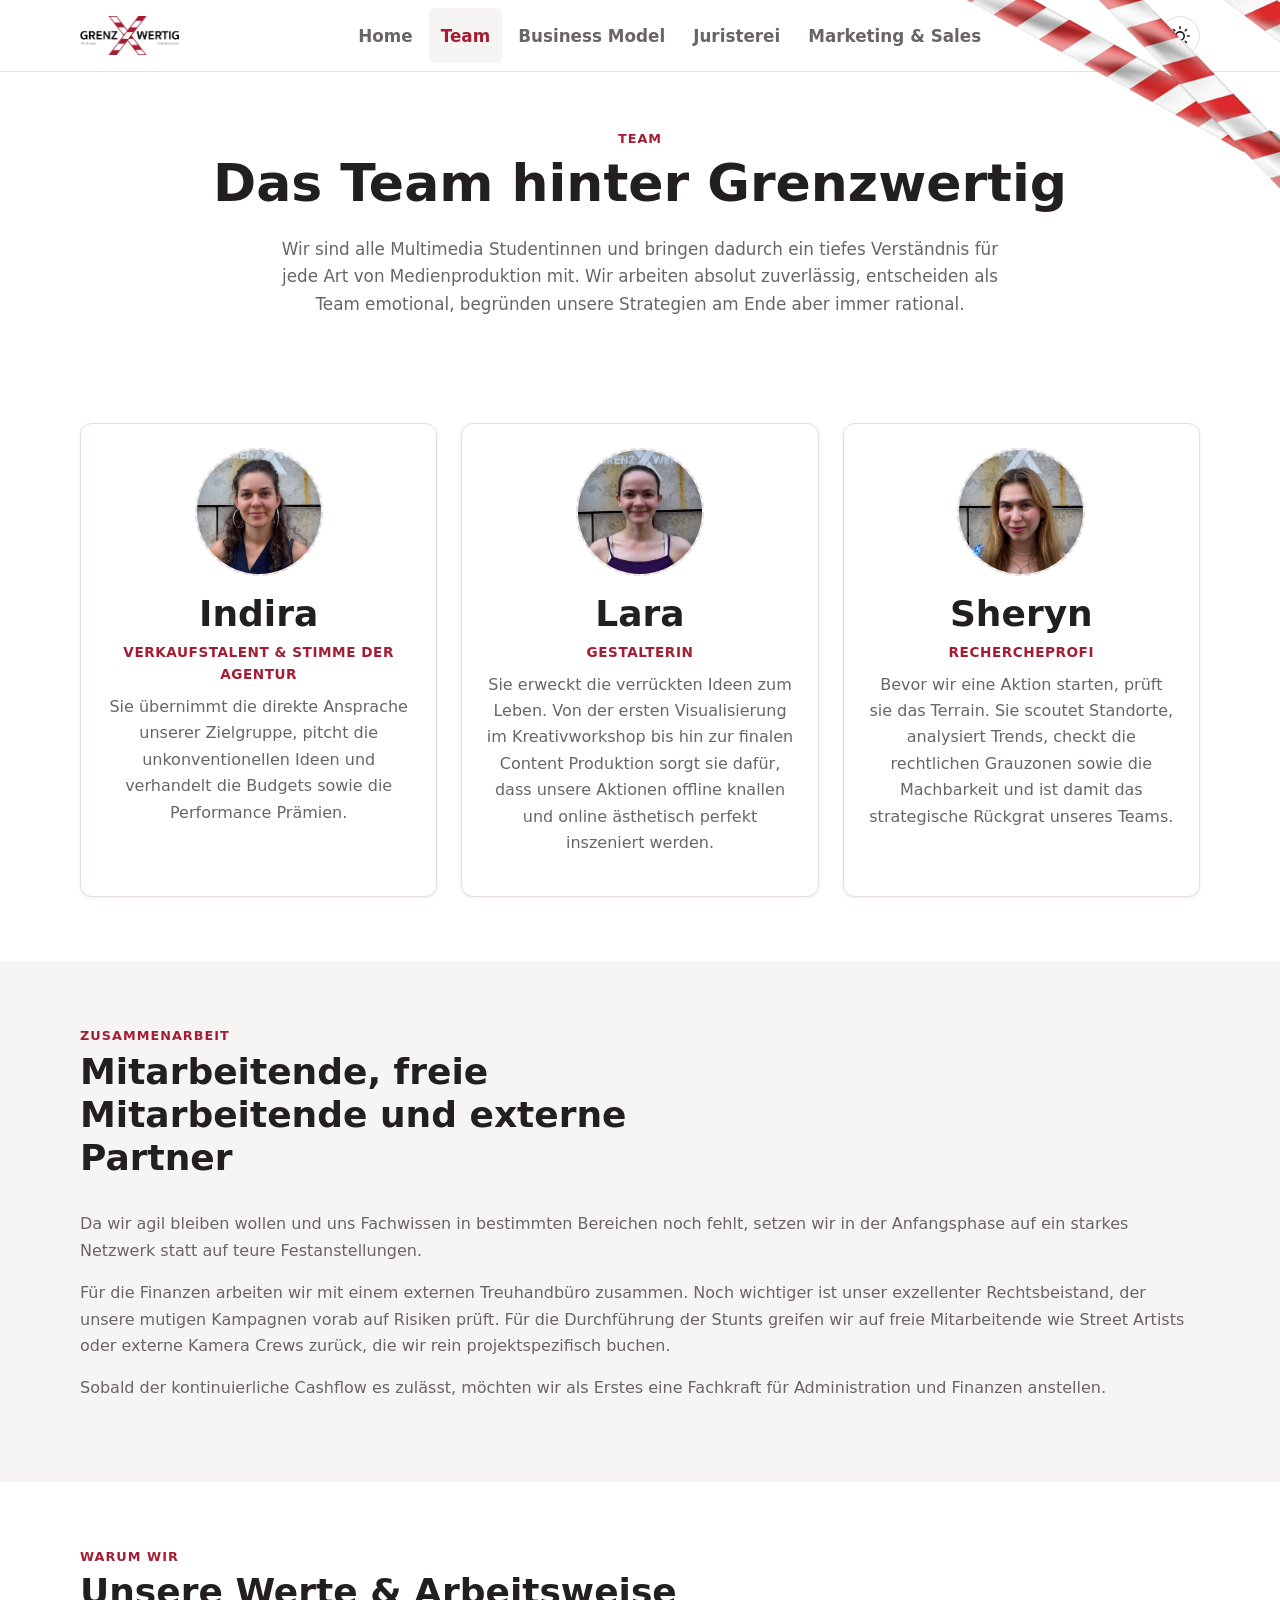
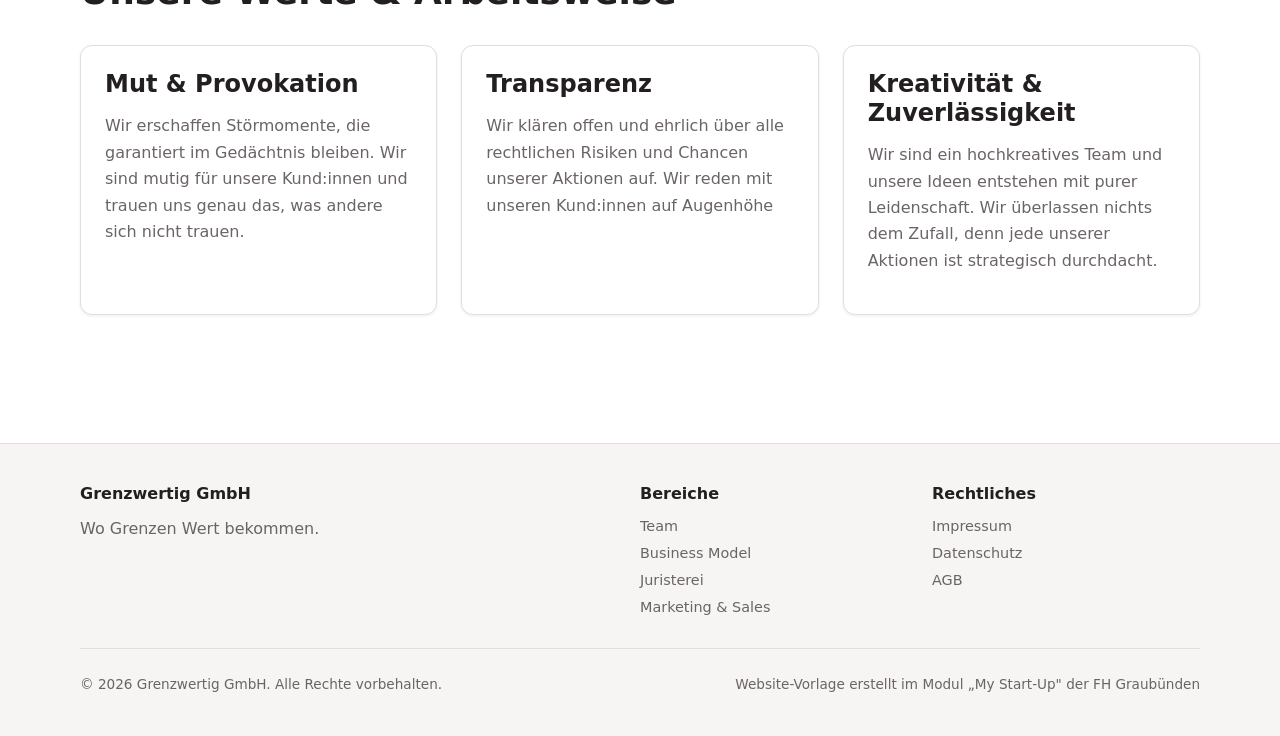
<file: team/index.html>
<!DOCTYPE html>
<!--
  =============================================================================
  MY START-UP – WEBSITE TEMPLATE
  Datei: team/index.html
  -----------------------------------------------------------------------------
  Diese Seite entspricht der Ordner-Kachel "Team" auf der Startseite.
  Zeigt die Mitglieder eurer 4er-Gruppe mit Foto, Name, Rolle und Kurzprofil.

  Alle Pfade zu CSS/JS/anderen Seiten beginnen hier mit "../", weil diese
  Datei eine Ebene tiefer liegt als index.html im Hauptordner.
  =============================================================================
-->
<html lang="de">
<head>
  <meta charset="UTF-8" />
  <script>
    (function () {
      var stored = localStorage.getItem("my-startup-theme");
      var theme = stored || (window.matchMedia("(prefers-color-scheme: dark)").matches ? "dark" : "light");
      document.documentElement.setAttribute("data-theme", theme);
    })();
  </script>
  <meta name="viewport" content="width=device-width, initial-scale=1.0" />
  <title>Team – Grenzwertig</title>
  <meta name="description" content="Lernt das Gründungsteam von My Start-Up kennen." />
  <link rel="stylesheet" href="../css/style.css" />
  <link rel="icon" type="image/png" href="../images/favicon.png" />
</head>
<body>
  <a class="visually-hidden" href="#main">Zum Inhalt springen</a>

  <header class="site-header">
    <div class="container">
    <a href="../index.html" class="brand">
      <img src="../images/logo-light.png" alt="Grenzwertig – wo Grenzen Wert bekommen" class="brand__logo brand__logo--light">
      <img src="../images/logo-dark.png" alt="Grenzwertig – wo Grenzen Wert bekommen" class="brand__logo brand__logo--dark">
    </a>
      
      <nav class="main-nav" id="main-navigation" data-main-nav data-open="false" aria-label="Hauptnavigation">
        <a href="../index.html">Home</a>
        <a href="index.html">Team</a>
        <a href="../business-model/index.html">Business Model</a>
        <a href="../juristerei/index.html">Juristerei</a>
        <a href="../marketing-sales/index.html">Marketing &amp; Sales</a>
      </nav>

      <div class="header-actions">
        <button type="button" class="theme-toggle" data-theme-toggle aria-label="Zu Dark-Mode wechseln">
          <svg class="icon-sun" viewBox="0 0 24 24" fill="none" stroke="currentColor" stroke-width="2" stroke-linecap="round" stroke-linejoin="round" aria-hidden="true">
            <circle cx="12" cy="12" r="5"></circle>
            <line x1="12" y1="1" x2="12" y2="3"></line>
            <line x1="12" y1="21" x2="12" y2="23"></line>
            <line x1="4.22" y1="4.22" x2="5.64" y2="5.64"></line>
            <line x1="18.36" y1="18.36" x2="19.78" y2="19.78"></line>
            <line x1="1" y1="12" x2="3" y2="12"></line>
            <line x1="21" y1="12" x2="23" y2="12"></line>
            <line x1="4.22" y1="19.78" x2="5.64" y2="18.36"></line>
            <line x1="18.36" y1="5.64" x2="19.78" y2="4.22"></line>
          </svg>
          <svg class="icon-moon" viewBox="0 0 24 24" fill="none" stroke="currentColor" stroke-width="2" stroke-linecap="round" stroke-linejoin="round" aria-hidden="true">
            <path d="M21 12.79A9 9 0 1 1 11.21 3 7 7 0 0 0 21 12.79z"></path>
          </svg>
        </button>

        <button type="button" class="nav-toggle" data-nav-toggle aria-label="Menü öffnen" aria-expanded="false" aria-controls="main-navigation">
          <svg viewBox="0 0 24 24" fill="none" stroke="currentColor" stroke-width="2" stroke-linecap="round" stroke-linejoin="round" aria-hidden="true">
            <line x1="3" y1="6" x2="21" y2="6"></line>
            <line x1="3" y1="12" x2="21" y2="12"></line>
            <line x1="3" y1="18" x2="21" y2="18"></line>
          </svg>
        </button>
      </div>
    </div>
  </header>

  <main id="main">
    <section class="page-hero container">
      <span class="eyebrow">Team</span>
      <!-- ANPASSEN: Titel und Einleitungstext -->
       <h1 class="page-hero__title">Das Team hinter Grenzwertig</h1>
      <p class="page-hero__lead">Wir sind alle Multimedia Studentinnen und bringen dadurch ein tiefes Verständnis für jede Art von Medienproduktion mit. Wir arbeiten absolut zuverlässig, entscheiden als Team emotional, begründen unsere Strategien am Ende aber immer rational.</p>
    </section>

    <section class="section container">
      <!-- ANPASSEN: Pro Teammitglied eine .team-card. Kopiert den ganzen
           <div class="card team-card"> ... </div>-Block für weitere
           Mitglieder oder löscht überzählige Karten, falls ihr weniger als
           vier seid. -->
      <div class="grid team-grid">
        <div class="card team-card">
          <div class="team-card__photo">
                 <img src="../images/indira.jpeg" alt="Portrait von Indira"> 
            <svg viewBox="0 0 24 24" fill="none" stroke="currentColor" stroke-width="2" stroke-linecap="round" stroke-linejoin="round" aria-hidden="true">
              <path d="M20 21v-2a4 4 0 0 0-4-4H8a4 4 0 0 0-4 4v2"></path>
              <circle cx="12" cy="7" r="4"></circle>
            </svg>
          </div>
          <h2 class="team-card__name">Indira</h2>
          <p class="team-card__role">Verkaufstalent &amp; Stimme der Agentur</p>
          <p>Sie übernimmt die direkte Ansprache unserer Zielgruppe, pitcht die unkonventionellen Ideen und verhandelt die Budgets sowie die Performance Prämien.</p>
        </div>

        <div class="card team-card">
          <div class="team-card__photo">
                   <img src="../images/lara.jpeg" alt="Portrait von Lara"> 
            <svg viewBox="0 0 24 24" fill="none" stroke="currentColor" stroke-width="2" stroke-linecap="round" stroke-linejoin="round" aria-hidden="true">
              <path d="M20 21v-2a4 4 0 0 0-4-4H8a4 4 0 0 0-4 4v2"></path>
              <circle cx="12" cy="7" r="4"></circle>
            </svg>
          </div>
          <h2 class="team-card__name">Lara</h2>
          <p class="team-card__role">Gestalterin</p>
          <p>Sie erweckt die verrückten Ideen zum Leben. Von der ersten Visualisierung im Kreativworkshop bis hin zur finalen Content Produktion sorgt sie dafür, dass unsere Aktionen offline knallen und online ästhetisch perfekt inszeniert werden.</p>
        </div>

        <div class="card team-card">
          <div class="team-card__photo">
                 <img src="../images/sheryn.jpeg" alt="Portrait von Sheryn">
            <svg viewBox="0 0 24 24" fill="none" stroke="currentColor" stroke-width="2" stroke-linecap="round" stroke-linejoin="round" aria-hidden="true">
              <path d="M20 21v-2a4 4 0 0 0-4-4H8a4 4 0 0 0-4 4v2"></path>
              <circle cx="12" cy="7" r="4"></circle>
            </svg>
          </div>
          <h2 class="team-card__name">Sheryn</h2>
          <p class="team-card__role">Rechercheprofi</p>
          <p>Bevor wir eine Aktion starten, prüft sie das Terrain. Sie scoutet Standorte, analysiert Trends, checkt die rechtlichen Grauzonen sowie die Machbarkeit und ist damit das strategische Rückgrat unseres Teams.</p>
        </div>
      </div>
    </section>

    <!-- NEU: Mitarbeitende, freie Mitarbeitende und externe Partner -->
    <section class="section section--alt">
      <div class="container">
        <div class="section-heading">
          <span class="eyebrow">Zusammenarbeit</span>
          <h2>Mitarbeitende, freie Mitarbeitende und externe Partner</h2>
        </div>
        <div class="content-text">
          <p>Da wir agil bleiben wollen und uns Fachwissen in bestimmten Bereichen noch fehlt, setzen wir in der Anfangsphase auf ein starkes Netzwerk statt auf teure Festanstellungen.</p>
          <p>Für die Finanzen arbeiten wir mit einem externen Treuhandbüro zusammen. Noch wichtiger ist unser exzellenter Rechtsbeistand, der unsere mutigen Kampagnen vorab auf Risiken prüft. Für die Durchführung der Stunts greifen wir auf freie Mitarbeitende wie Street Artists oder externe Kamera Crews zurück, die wir rein projektspezifisch buchen.</p>
          <p>Sobald der kontinuierliche Cashflow es zulässt, möchten wir als Erstes eine Fachkraft für Administration und Finanzen anstellen.</p>
        </div>
      </div>
    </section>

      <section class="section">
      <div class="container">
        <div class="section-heading">
          <span class="eyebrow">Warum wir</span>
          <h2>Unsere Werte &amp; Arbeitsweise</h2>
        </div>
        <div class="grid content-grid-3">
          <div class="card">
            <h3>Mut & Provokation</h3>
            <p>Wir erschaffen Störmomente, die garantiert im Gedächtnis bleiben. Wir sind mutig für unsere Kund:innen und trauen uns genau das, was andere sich nicht trauen.</p>
          </div>
          <div class="card">
            <h3>Transparenz</h3>
            <p>Wir klären offen und ehrlich über alle rechtlichen Risiken und Chancen unserer Aktionen auf. Wir reden mit unseren Kund:innen auf Augenhöhe</p>
          </div>
          <div class="card">
            <h3>Kreativität & Zuverlässigkeit</h3>
            <p>Wir sind ein hochkreatives Team und unsere Ideen entstehen mit purer Leidenschaft. Wir überlassen nichts dem Zufall, denn jede unserer Aktionen ist strategisch durchdacht.</p>
          </div>
        </div>
      </div>
    </section>
  </main>

  <footer class="site-footer">
    <div class="container">
      <div class="grid footer-grid">
        <div class="footer-col">
          <h3>Grenzwertig GmbH</h3>
          <p>Wo Grenzen Wert bekommen.</p>
        </div>
        <div class="footer-col">
          <h3>Bereiche</h3>
          <ul>
            <li><a href="../team/index.html">Team</a></li>
            <li><a href="../business-model/index.html">Business Model</a></li>
            <li><a href="../juristerei/index.html">Juristerei</a></li>
            <li><a href="../marketing-sales/index.html">Marketing &amp; Sales</a></li>
          </ul>
        </div>
        <div class="footer-col">
          <h3>Rechtliches</h3>
          <ul>
            <li><a href="../juristerei/impressum.html">Impressum</a></li>
            <li><a href="../juristerei/datenschutz.html">Datenschutz</a></li>
            <li><a href="../juristerei/agb.html">AGB</a></li>
          </ul>
        </div>
      </div>
      <div class="footer-bottom">
        <p class="mb-0">© <span data-current-year>2026</span> Grenzwertig GmbH. Alle Rechte vorbehalten.</p>
        <p class="mb-0">Website-Vorlage erstellt im Modul „My Start-Up" der FH Graubünden</p>
      </div>
    </div>
  </footer>

  <div class="modal" data-video-modal hidden>
    <div class="modal__dialog" role="dialog" aria-modal="true" aria-label="Video-Player">
      <button type="button" class="modal__close" data-modal-close aria-label="Video schliessen">
        <svg viewBox="0 0 24 24" fill="none" stroke="currentColor" stroke-width="2" stroke-linecap="round" stroke-linejoin="round" aria-hidden="true">
          <line x1="18" y1="6" x2="6" y2="18"></line>
          <line x1="6" y1="6" x2="18" y2="18"></line>
        </svg>
      </button>
      <div class="modal__video-wrapper">
        <iframe src="" title="Video-Player" allow="autoplay; encrypted-media; picture-in-picture" allowfullscreen></iframe>
      </div>
    </div>
  </div>

  <script src="../js/script.js"></script>
</body>
</html>
</file>
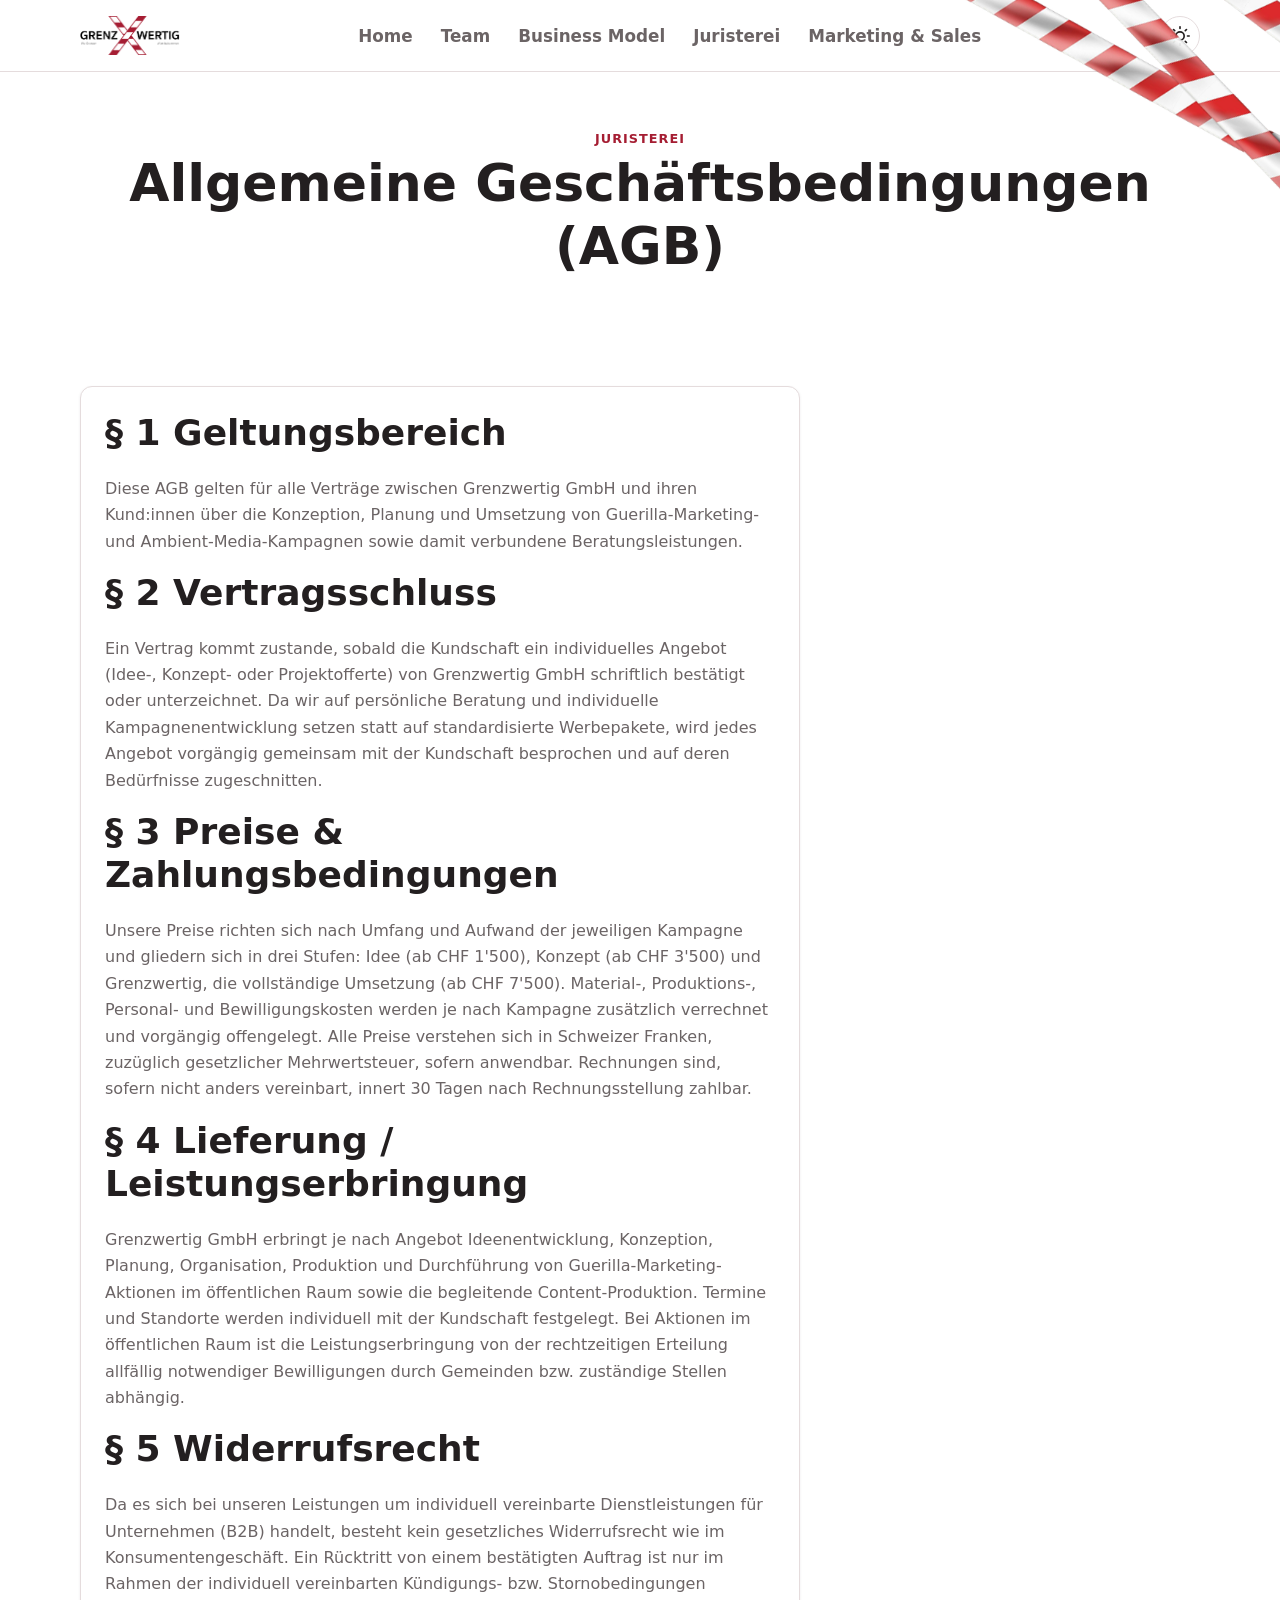
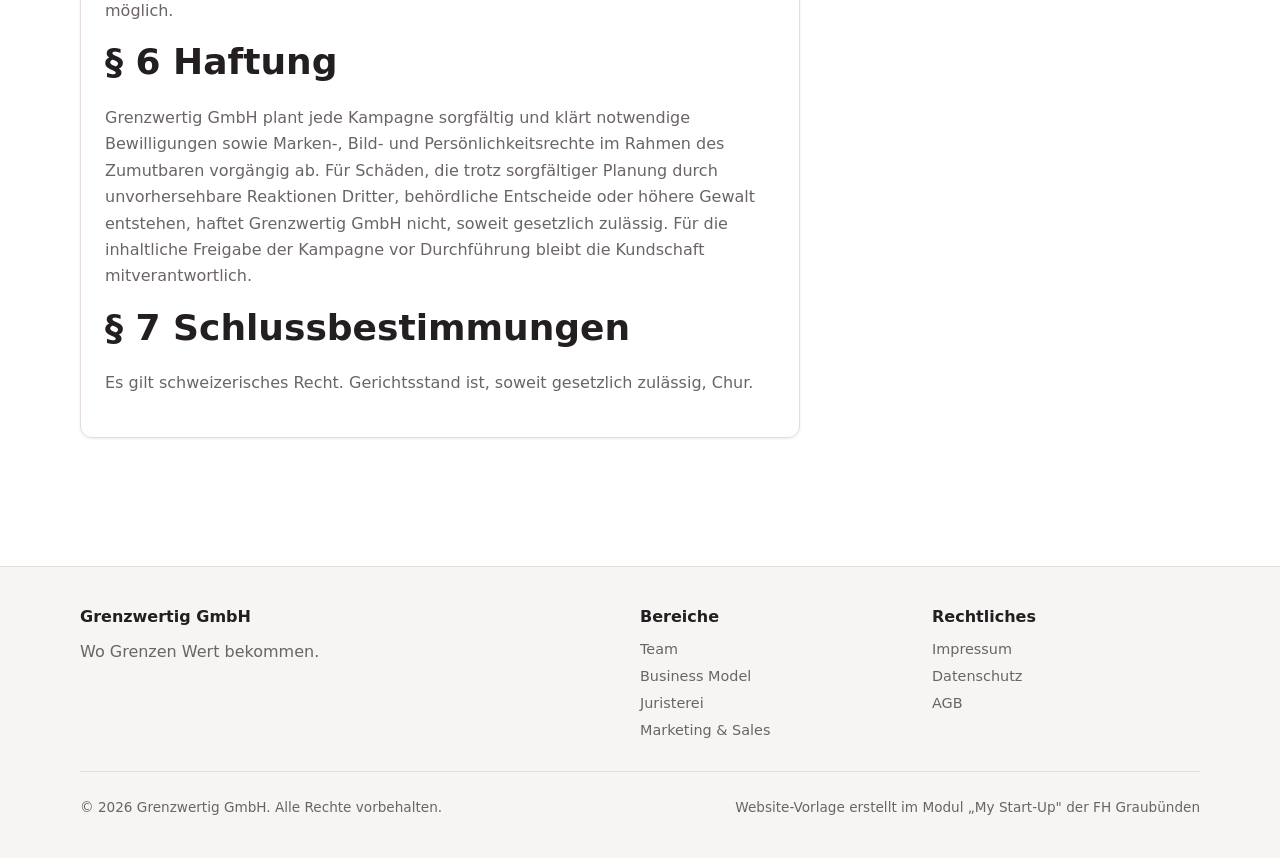
<file: juristerei/agb.html>
<!DOCTYPE html>
<!--
  =============================================================================
  MY START-UP – WEBSITE TEMPLATE
  Datei: juristerei/agb.html
  -----------------------------------------------------------------------------
  WICHTIGER HINWEIS FÜR STUDIERENDE:
  Auch dieser Text ist ein PLATZHALTER zu Übungszwecken und KEINE
  Rechtsberatung. Passt die Paragrafen an euer tatsächliches Angebot
  (Produkt/Dienstleistung), eure Zahlungs- und Lieferbedingungen sowie
  Widerrufsrechte an.
  =============================================================================
-->
<html lang="de">
<head>
  <meta charset="UTF-8" />
  <script>
    (function () {
      var stored = localStorage.getItem("my-startup-theme");
      var theme = stored || (window.matchMedia("(prefers-color-scheme: dark)").matches ? "dark" : "light");
      document.documentElement.setAttribute("data-theme", theme);
    })();
  </script>
  <meta name="viewport" content="width=device-width, initial-scale=1.0" />
  <title>AGB – Grenzwertig</title>
  <meta name="description" content="Allgemeine Geschäftsbedingungen von My Start-Up." />
  <link rel="stylesheet" href="../css/style.css" />
  <link rel="icon" type="image/png" href="../images/favicon.png" />
</head>
<body>
  <a class="visually-hidden" href="#main">Zum Inhalt springen</a>

  <header class="site-header">
    <div class="container">
      <a href="../index.html" class="brand">
        <img src="../images/logo-light.png" alt="Grenzwertig – wo Grenzen Wert bekommen" class="brand__logo brand__logo--light">
        <img src="../images/logo-dark.png" alt="Grenzwertig – wo Grenzen Wert bekommen" class="brand__logo brand__logo--dark">
      </a>

      <nav class="main-nav" id="main-navigation" data-main-nav data-open="false" aria-label="Hauptnavigation">
        <a href="../index.html">Home</a>
        <a href="../team/index.html">Team</a>
        <a href="../business-model/index.html">Business Model</a>
        <a href="index.html">Juristerei</a>
        <a href="../marketing-sales/index.html">Marketing &amp; Sales</a>
      </nav>

      <div class="header-actions">
        <button type="button" class="theme-toggle" data-theme-toggle aria-label="Zu Dark-Mode wechseln">
          <svg class="icon-sun" viewBox="0 0 24 24" fill="none" stroke="currentColor" stroke-width="2" stroke-linecap="round" stroke-linejoin="round" aria-hidden="true">
            <circle cx="12" cy="12" r="5"></circle>
            <line x1="12" y1="1" x2="12" y2="3"></line>
            <line x1="12" y1="21" x2="12" y2="23"></line>
            <line x1="4.22" y1="4.22" x2="5.64" y2="5.64"></line>
            <line x1="18.36" y1="18.36" x2="19.78" y2="19.78"></line>
            <line x1="1" y1="12" x2="3" y2="12"></line>
            <line x1="21" y1="12" x2="23" y2="12"></line>
            <line x1="4.22" y1="19.78" x2="5.64" y2="18.36"></line>
            <line x1="18.36" y1="5.64" x2="19.78" y2="4.22"></line>
          </svg>
          <svg class="icon-moon" viewBox="0 0 24 24" fill="none" stroke="currentColor" stroke-width="2" stroke-linecap="round" stroke-linejoin="round" aria-hidden="true">
            <path d="M21 12.79A9 9 0 1 1 11.21 3 7 7 0 0 0 21 12.79z"></path>
          </svg>
        </button>

        <button type="button" class="nav-toggle" data-nav-toggle aria-label="Menü öffnen" aria-expanded="false" aria-controls="main-navigation">
          <svg viewBox="0 0 24 24" fill="none" stroke="currentColor" stroke-width="2" stroke-linecap="round" stroke-linejoin="round" aria-hidden="true">
            <line x1="3" y1="6" x2="21" y2="6"></line>
            <line x1="3" y1="12" x2="21" y2="12"></line>
            <line x1="3" y1="18" x2="21" y2="18"></line>
          </svg>
        </button>
      </div>
    </div>
  </header>

  <main id="main">
    <section class="page-hero container">
      <span class="eyebrow">Juristerei</span>
      <h1 class="page-hero__title">Allgemeine Geschäftsbedingungen (AGB)</h1>
    </section>
   <section class="section container">
      <div class="card" style="max-width: 720px;">
        <h2>§ 1 Geltungsbereich</h2>
        <p>Diese AGB gelten für alle Verträge zwischen Grenzwertig GmbH und ihren Kund:innen über die Konzeption, Planung und Umsetzung von Guerilla-Marketing- und Ambient-Media-Kampagnen sowie damit verbundene Beratungsleistungen.</p>

        <h2>§ 2 Vertragsschluss</h2>
        <p>Ein Vertrag kommt zustande, sobald die Kundschaft ein individuelles Angebot (Idee-, Konzept- oder Projektofferte) von Grenzwertig GmbH schriftlich bestätigt oder unterzeichnet. Da wir auf persönliche Beratung und individuelle Kampagnenentwicklung setzen statt auf standardisierte Werbepakete, wird jedes Angebot vorgängig gemeinsam mit der Kundschaft besprochen und auf deren Bedürfnisse zugeschnitten.</p>

        <h2>§ 3 Preise &amp; Zahlungsbedingungen</h2>
        <p>Unsere Preise richten sich nach Umfang und Aufwand der jeweiligen Kampagne und gliedern sich in drei Stufen: Idee (ab CHF 1'500), Konzept (ab CHF 3'500) und Grenzwertig, die vollständige Umsetzung (ab CHF 7'500). Material-, Produktions-, Personal- und Bewilligungskosten werden je nach Kampagne zusätzlich verrechnet und vorgängig offengelegt. Alle Preise verstehen sich in Schweizer Franken, zuzüglich gesetzlicher Mehrwertsteuer, sofern anwendbar. Rechnungen sind, sofern nicht anders vereinbart, innert 30 Tagen nach Rechnungsstellung zahlbar.</p>

        <h2>§ 4 Lieferung / Leistungserbringung</h2>
        <p>Grenzwertig GmbH erbringt je nach Angebot Ideenentwicklung, Konzeption, Planung, Organisation, Produktion und Durchführung von Guerilla-Marketing-Aktionen im öffentlichen Raum sowie die begleitende Content-Produktion. Termine und Standorte werden individuell mit der Kundschaft festgelegt. Bei Aktionen im öffentlichen Raum ist die Leistungserbringung von der rechtzeitigen Erteilung allfällig notwendiger Bewilligungen durch Gemeinden bzw. zuständige Stellen abhängig.</p>

        <h2>§ 5 Widerrufsrecht</h2>
        <p>Da es sich bei unseren Leistungen um individuell vereinbarte Dienstleistungen für Unternehmen (B2B) handelt, besteht kein gesetzliches Widerrufsrecht wie im Konsumentengeschäft. Ein Rücktritt von einem bestätigten Auftrag ist nur im Rahmen der individuell vereinbarten Kündigungs- bzw. Stornobedingungen möglich.</p>

        <h2>§ 6 Haftung</h2>
        <p>Grenzwertig GmbH plant jede Kampagne sorgfältig und klärt notwendige Bewilligungen sowie Marken-, Bild- und Persönlichkeitsrechte im Rahmen des Zumutbaren vorgängig ab. Für Schäden, die trotz sorgfältiger Planung durch unvorhersehbare Reaktionen Dritter, behördliche Entscheide oder höhere Gewalt entstehen, haftet Grenzwertig GmbH nicht, soweit gesetzlich zulässig. Für die inhaltliche Freigabe der Kampagne vor Durchführung bleibt die Kundschaft mitverantwortlich.</p>

        <h2>§ 7 Schlussbestimmungen</h2>
        <p>Es gilt schweizerisches Recht. Gerichtsstand ist, soweit gesetzlich zulässig, Chur.</p>
      </div>
    </section>
 </main>

  <footer class="site-footer">
    <div class="container">
      <div class="grid footer-grid">
        <div class="footer-col">
          <h3>Grenzwertig GmbH</h3>
          <p>Wo Grenzen Wert bekommen.</p>
        </div>
        <div class="footer-col">
          <h3>Bereiche</h3>
          <ul>
            <li><a href="../team/index.html">Team</a></li>
            <li><a href="../business-model/index.html">Business Model</a></li>
            <li><a href="../juristerei/index.html">Juristerei</a></li>
            <li><a href="../marketing-sales/index.html">Marketing &amp; Sales</a></li>
          </ul>
        </div>
        <div class="footer-col">
          <h3>Rechtliches</h3>
          <ul>
            <li><a href="impressum.html">Impressum</a></li>
            <li><a href="datenschutz.html">Datenschutz</a></li>
            <li><a href="agb.html">AGB</a></li>
          </ul>
        </div>
      </div>
      <div class="footer-bottom">
        <p class="mb-0">© <span data-current-year>2026</span> Grenzwertig GmbH. Alle Rechte vorbehalten.</p>
        <p class="mb-0">Website-Vorlage erstellt im Modul „My Start-Up" der FH Graubünden</p>
      </div>
    </div>
  </footer>

  <div class="modal" data-video-modal hidden>
    <div class="modal__dialog" role="dialog" aria-modal="true" aria-label="Video-Player">
      <button type="button" class="modal__close" data-modal-close aria-label="Video schliessen">
        <svg viewBox="0 0 24 24" fill="none" stroke="currentColor" stroke-width="2" stroke-linecap="round" stroke-linejoin="round" aria-hidden="true">
          <line x1="18" y1="6" x2="6" y2="18"></line>
          <line x1="6" y1="6" x2="18" y2="18"></line>
        </svg>
      </button>
      <div class="modal__video-wrapper">
        <iframe src="" title="Video-Player" allow="autoplay; encrypted-media; picture-in-picture" allowfullscreen></iframe>
      </div>
    </div>
  </div>

  <script src="../js/script.js"></script>
</body>
</html>
</file>
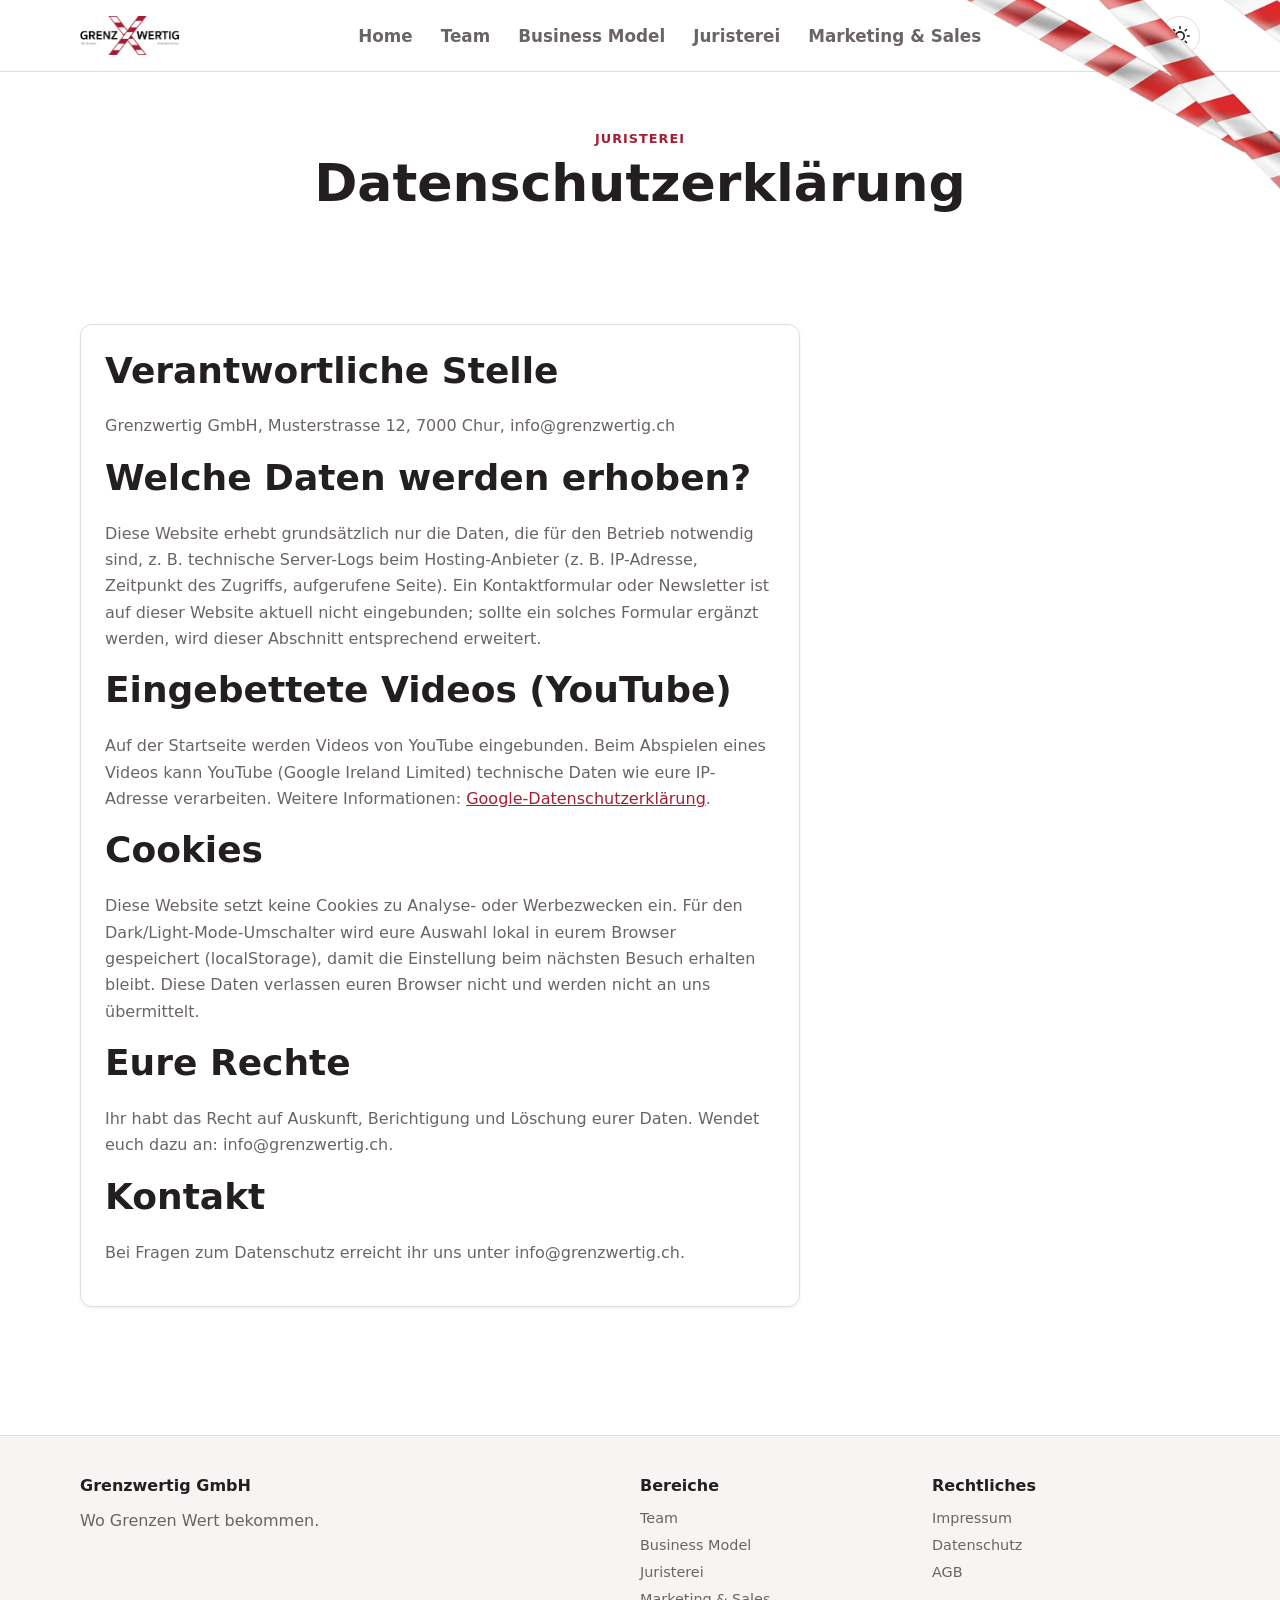
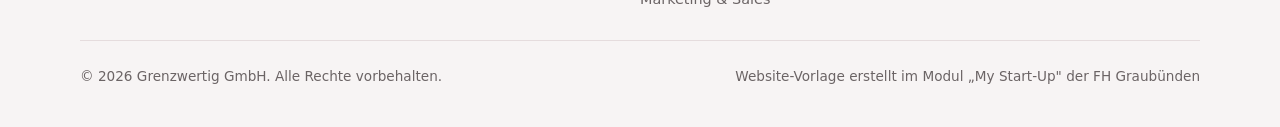
<file: juristerei/datenschutz.html>
<!DOCTYPE html>
<!--
  =============================================================================
  MY START-UP – WEBSITE TEMPLATE
  Datei: juristerei/datenschutz.html
  -----------------------------------------------------------------------------
  WICHTIGER HINWEIS FÜR STUDIERENDE:
  Auch dieser Text ist ein PLATZHALTER zu Übungszwecken und KEINE
  Rechtsberatung. Für eine echte Website müsst ihr prüfen, welche Daten ihr
  tatsächlich erhebt (z. B. Kontaktformular, Cookies, Analytics-Tools,
  Social-Media-Plugins) und die Erklärung entsprechend anpassen (Stichwort
  DSG/DSGVO, je nach Zielmarkt).
  =============================================================================
-->
<html lang="de">
<head>
  <meta charset="UTF-8" />
  <script>
    (function () {
      var stored = localStorage.getItem("my-startup-theme");
      var theme = stored || (window.matchMedia("(prefers-color-scheme: dark)").matches ? "dark" : "light");
      document.documentElement.setAttribute("data-theme", theme);
    })();
  </script>
  <meta name="viewport" content="width=device-width, initial-scale=1.0" />
  <title>Datenschutz – Grenzwertig</title>
  <meta name="description" content="Datenschutzerklärung von My Start-Up." />
  <link rel="stylesheet" href="../css/style.css" />
  <link rel="icon" type="image/png" href="../images/favicon.png" />
</head>
<body>
  <a class="visually-hidden" href="#main">Zum Inhalt springen</a>

  <header class="site-header">
    <div class="container">
    <a href="../index.html" class="brand">
      <img src="../images/logo-light.png" alt="Grenzwertig – wo Grenzen Wert bekommen" class="brand__logo brand__logo--light">
      <img src="../images/logo-dark.png" alt="Grenzwertig – wo Grenzen Wert bekommen" class="brand__logo brand__logo--dark">
    </a>

      <nav class="main-nav" id="main-navigation" data-main-nav data-open="false" aria-label="Hauptnavigation">
        <a href="../index.html">Home</a>
        <a href="../team/index.html">Team</a>
        <a href="../business-model/index.html">Business Model</a>
        <a href="index.html">Juristerei</a>
        <a href="../marketing-sales/index.html">Marketing &amp; Sales</a>
      </nav>

      <div class="header-actions">
        <button type="button" class="theme-toggle" data-theme-toggle aria-label="Zu Dark-Mode wechseln">
          <svg class="icon-sun" viewBox="0 0 24 24" fill="none" stroke="currentColor" stroke-width="2" stroke-linecap="round" stroke-linejoin="round" aria-hidden="true">
            <circle cx="12" cy="12" r="5"></circle>
            <line x1="12" y1="1" x2="12" y2="3"></line>
            <line x1="12" y1="21" x2="12" y2="23"></line>
            <line x1="4.22" y1="4.22" x2="5.64" y2="5.64"></line>
            <line x1="18.36" y1="18.36" x2="19.78" y2="19.78"></line>
            <line x1="1" y1="12" x2="3" y2="12"></line>
            <line x1="21" y1="12" x2="23" y2="12"></line>
            <line x1="4.22" y1="19.78" x2="5.64" y2="18.36"></line>
            <line x1="18.36" y1="5.64" x2="19.78" y2="4.22"></line>
          </svg>
          <svg class="icon-moon" viewBox="0 0 24 24" fill="none" stroke="currentColor" stroke-width="2" stroke-linecap="round" stroke-linejoin="round" aria-hidden="true">
            <path d="M21 12.79A9 9 0 1 1 11.21 3 7 7 0 0 0 21 12.79z"></path>
          </svg>
        </button>

        <button type="button" class="nav-toggle" data-nav-toggle aria-label="Menü öffnen" aria-expanded="false" aria-controls="main-navigation">
          <svg viewBox="0 0 24 24" fill="none" stroke="currentColor" stroke-width="2" stroke-linecap="round" stroke-linejoin="round" aria-hidden="true">
            <line x1="3" y1="6" x2="21" y2="6"></line>
            <line x1="3" y1="12" x2="21" y2="12"></line>
            <line x1="3" y1="18" x2="21" y2="18"></line>
          </svg>
        </button>
      </div>
    </div>
  </header>

  <main id="main">
    <section class="page-hero container">
      <span class="eyebrow">Juristerei</span>
      <h1 class="page-hero__title">Datenschutzerklärung</h1>
    </section>

    <section class="section container">
      <div class="card" style="max-width: 720px;">
        <h2>Verantwortliche Stelle</h2>
        <p>Grenzwertig GmbH, Musterstrasse 12, 7000 Chur, info@grenzwertig.ch</p>

        <h2>Welche Daten werden erhoben?</h2>
        <p>Diese Website erhebt grundsätzlich nur die Daten, die für den Betrieb notwendig sind, z. B. technische Server-Logs beim Hosting-Anbieter (z. B. IP-Adresse, Zeitpunkt des Zugriffs, aufgerufene Seite). Ein Kontaktformular oder Newsletter ist auf dieser Website aktuell nicht eingebunden; sollte ein solches Formular ergänzt werden, wird dieser Abschnitt entsprechend erweitert.</p>

        <h2>Eingebettete Videos (YouTube)</h2>
        <p>Auf der Startseite werden Videos von YouTube eingebunden. Beim Abspielen eines Videos kann YouTube (Google Ireland Limited) technische Daten wie eure IP-Adresse verarbeiten. Weitere Informationen: <a href="https://policies.google.com/privacy" target="_blank" rel="noopener noreferrer">Google-Datenschutzerklärung</a>.</p>

        <h2>Cookies</h2>
        <p>Diese Website setzt keine Cookies zu Analyse- oder Werbezwecken ein. Für den Dark/Light-Mode-Umschalter wird eure Auswahl lokal in eurem Browser gespeichert (localStorage), damit die Einstellung beim nächsten Besuch erhalten bleibt. Diese Daten verlassen euren Browser nicht und werden nicht an uns übermittelt.</p>

        <h2>Eure Rechte</h2>
        <p>Ihr habt das Recht auf Auskunft, Berichtigung und Löschung eurer Daten. Wendet euch dazu an: info@grenzwertig.ch.</p>

        <h2>Kontakt</h2>
        <p>Bei Fragen zum Datenschutz erreicht ihr uns unter info@grenzwertig.ch.</p>
      </div>
    </section>
  </main>

  <footer class="site-footer">
    <div class="container">
      <div class="grid footer-grid">
        <div class="footer-col">
          <h3>Grenzwertig GmbH</h3>
          <p>Wo Grenzen Wert bekommen.</p>
        </div>
        <div class="footer-col">
          <h3>Bereiche</h3>
          <ul>
            <li><a href="../team/index.html">Team</a></li>
            <li><a href="../business-model/index.html">Business Model</a></li>
            <li><a href="../juristerei/index.html">Juristerei</a></li>
            <li><a href="../marketing-sales/index.html">Marketing &amp; Sales</a></li>
          </ul>
        </div>
        <div class="footer-col">
          <h3>Rechtliches</h3>
          <ul>
            <li><a href="impressum.html">Impressum</a></li>
            <li><a href="datenschutz.html">Datenschutz</a></li>
            <li><a href="agb.html">AGB</a></li>
          </ul>
        </div>
      </div>
      <div class="footer-bottom">
        <p class="mb-0">© <span data-current-year>2026</span> Grenzwertig GmbH. Alle Rechte vorbehalten.</p>
        <p class="mb-0">Website-Vorlage erstellt im Modul „My Start-Up" der FH Graubünden</p>
      </div>
    </div>
  </footer>

  <div class="modal" data-video-modal hidden>
    <div class="modal__dialog" role="dialog" aria-modal="true" aria-label="Video-Player">
      <button type="button" class="modal__close" data-modal-close aria-label="Video schliessen">
        <svg viewBox="0 0 24 24" fill="none" stroke="currentColor" stroke-width="2" stroke-linecap="round" stroke-linejoin="round" aria-hidden="true">
          <line x1="18" y1="6" x2="6" y2="18"></line>
          <line x1="6" y1="6" x2="18" y2="18"></line>
        </svg>
      </button>
      <div class="modal__video-wrapper">
        <iframe src="" title="Video-Player" allow="autoplay; encrypted-media; picture-in-picture" allowfullscreen></iframe>
      </div>
    </div>
  </div>

  <script src="../js/script.js"></script>
</body>
</html>
</file>
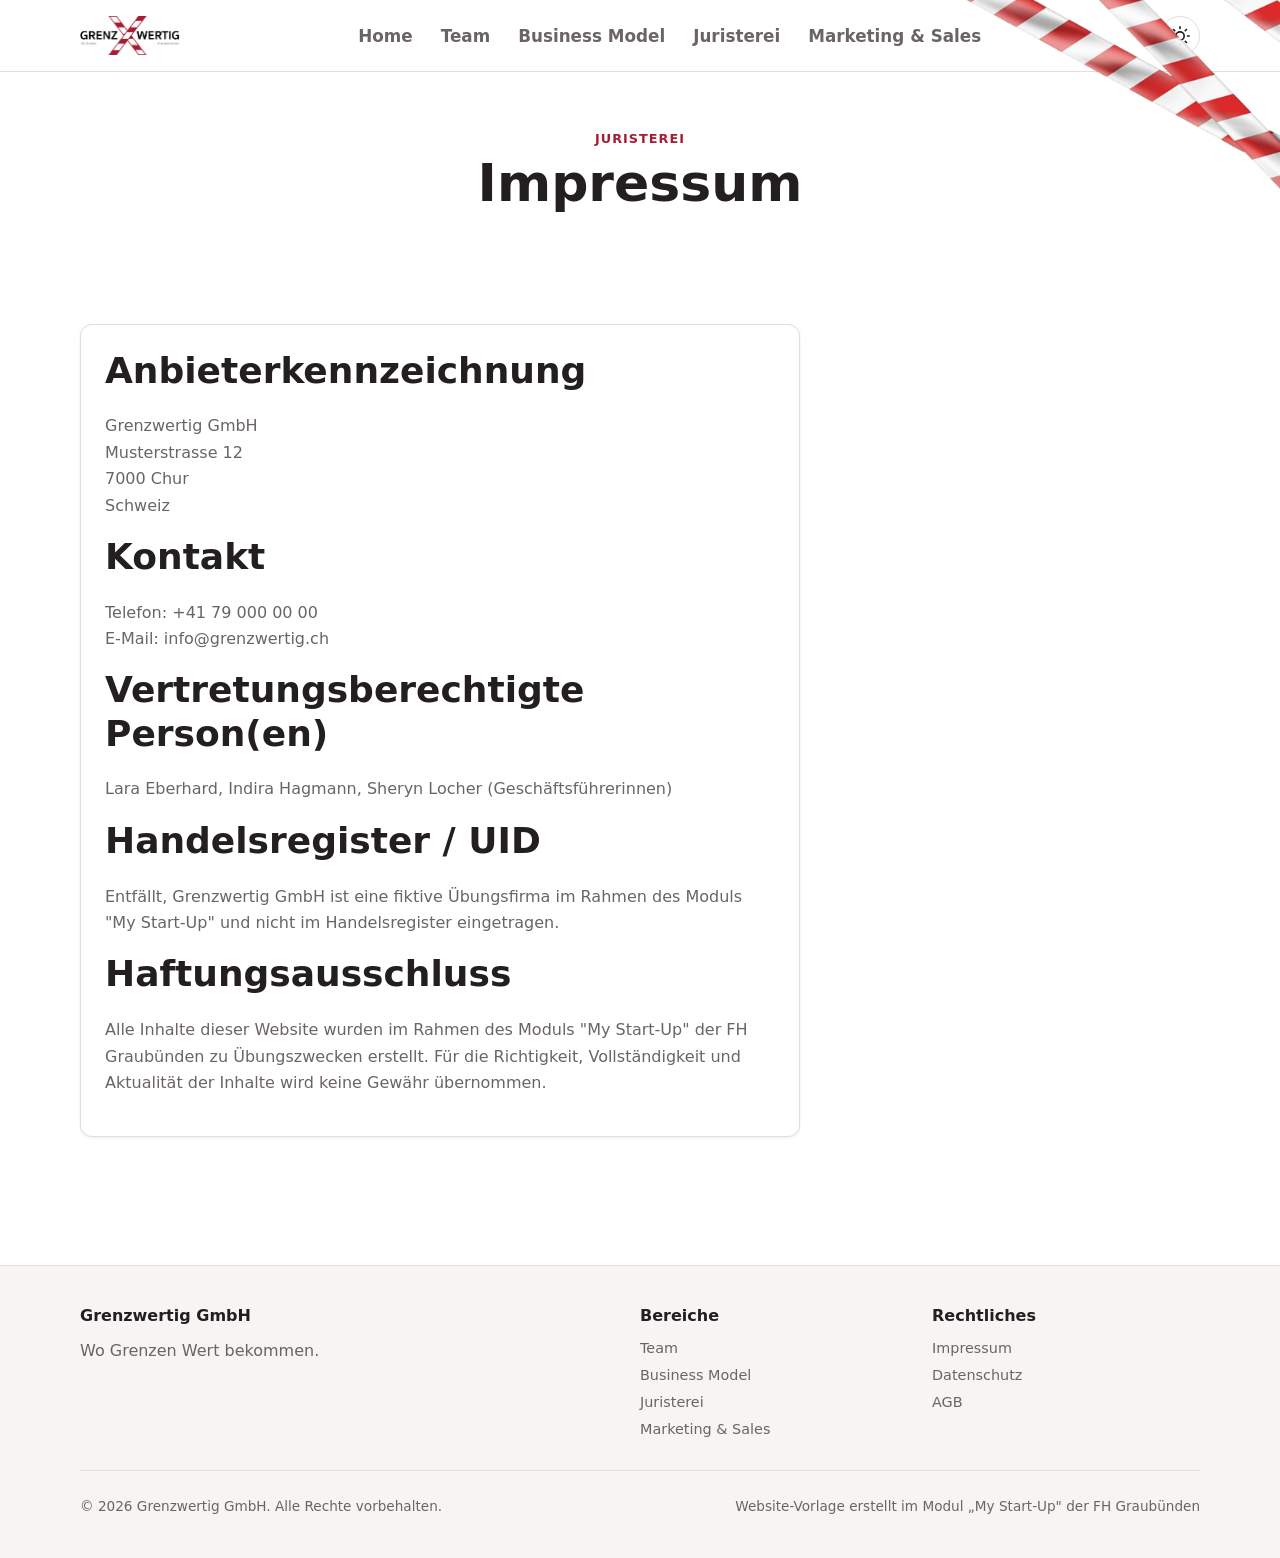
<file: juristerei/impressum.html>
<!DOCTYPE html>
<!--
  =============================================================================
  MY START-UP – WEBSITE TEMPLATE
  Datei: juristerei/impressum.html
  -----------------------------------------------------------------------------
  WICHTIGER HINWEIS FÜR STUDIERENDE:
  Dies ist eine fiktive Übungsfirma im Rahmen des Moduls "My Start-Up". Der
  hier hinterlegte Text ist ein PLATZHALTER und KEINE Rechtsberatung. Prüft
  für eine echte Website immer die aktuell gültigen gesetzlichen Vorgaben
  (in der Schweiz z. B. Art. 3 lit. s UWG) bzw. fragt im Unterricht nach den
  im Modul "Juristerei" behandelten Anforderungen an ein Impressum.
  =============================================================================
-->
<html lang="de">
<head>
  <meta charset="UTF-8" />
  <script>
    (function () {
      var stored = localStorage.getItem("my-startup-theme");
      var theme = stored || (window.matchMedia("(prefers-color-scheme: dark)").matches ? "dark" : "light");
      document.documentElement.setAttribute("data-theme", theme);
    })();
  </script>
  <meta name="viewport" content="width=device-width, initial-scale=1.0" />
  <title>Impressum – Grenzwertig</title>
  <meta name="description" content="Impressum / Anbieterkennzeichnung von My Start-Up." />
  <link rel="stylesheet" href="../css/style.css" />
  <link rel="icon" type="image/png" href="../images/favicon.png" />
</head>
<body>
  <a class="visually-hidden" href="#main">Zum Inhalt springen</a>

  <header class="site-header">
    <div class="container">
    <a href="../index.html" class="brand">
      <img src="../images/logo-light.png" alt="Grenzwertig – wo Grenzen Wert bekommen" class="brand__logo brand__logo--light">
      <img src="../images/logo-dark.png" alt="Grenzwertig – wo Grenzen Wert bekommen" class="brand__logo brand__logo--dark">
    </a>

      <nav class="main-nav" id="main-navigation" data-main-nav data-open="false" aria-label="Hauptnavigation">
        <a href="../index.html">Home</a>
        <a href="../team/index.html">Team</a>
        <a href="../business-model/index.html">Business Model</a>
        <a href="index.html">Juristerei</a>
        <a href="../marketing-sales/index.html">Marketing &amp; Sales</a>
      </nav>

      <div class="header-actions">
        <button type="button" class="theme-toggle" data-theme-toggle aria-label="Zu Dark-Mode wechseln">
          <svg class="icon-sun" viewBox="0 0 24 24" fill="none" stroke="currentColor" stroke-width="2" stroke-linecap="round" stroke-linejoin="round" aria-hidden="true">
            <circle cx="12" cy="12" r="5"></circle>
            <line x1="12" y1="1" x2="12" y2="3"></line>
            <line x1="12" y1="21" x2="12" y2="23"></line>
            <line x1="4.22" y1="4.22" x2="5.64" y2="5.64"></line>
            <line x1="18.36" y1="18.36" x2="19.78" y2="19.78"></line>
            <line x1="1" y1="12" x2="3" y2="12"></line>
            <line x1="21" y1="12" x2="23" y2="12"></line>
            <line x1="4.22" y1="19.78" x2="5.64" y2="18.36"></line>
            <line x1="18.36" y1="5.64" x2="19.78" y2="4.22"></line>
          </svg>
          <svg class="icon-moon" viewBox="0 0 24 24" fill="none" stroke="currentColor" stroke-width="2" stroke-linecap="round" stroke-linejoin="round" aria-hidden="true">
            <path d="M21 12.79A9 9 0 1 1 11.21 3 7 7 0 0 0 21 12.79z"></path>
          </svg>
        </button>

        <button type="button" class="nav-toggle" data-nav-toggle aria-label="Menü öffnen" aria-expanded="false" aria-controls="main-navigation">
          <svg viewBox="0 0 24 24" fill="none" stroke="currentColor" stroke-width="2" stroke-linecap="round" stroke-linejoin="round" aria-hidden="true">
            <line x1="3" y1="6" x2="21" y2="6"></line>
            <line x1="3" y1="12" x2="21" y2="12"></line>
            <line x1="3" y1="18" x2="21" y2="18"></line>
          </svg>
        </button>
      </div>
    </div>
  </header>

  <main id="main">
    <section class="page-hero container">
      <span class="eyebrow">Juristerei</span>
      <h1 class="page-hero__title">Impressum</h1>
     </section>
    <section class="section container">
      <div class="card" style="max-width: 720px;">
        <h2>Anbieterkennzeichnung</h2>
        <p>
          Grenzwertig GmbH<br />
          Musterstrasse 12<br />
          7000 Chur<br />
          Schweiz
        </p>

        <h2>Kontakt</h2>
        <p>
          Telefon: +41 79 000 00 00<br />
          E-Mail: info@grenzwertig.ch
        </p>

        <h2>Vertretungsberechtigte Person(en)</h2>
        <p>Lara Eberhard, Indira Hagmann, Sheryn Locher (Geschäftsführerinnen)</p>

        <h2>Handelsregister / UID</h2>
        <p>Entfällt, Grenzwertig GmbH ist eine fiktive Übungsfirma im Rahmen des Moduls "My Start-Up" und nicht im Handelsregister eingetragen.</p>

        <h2>Haftungsausschluss</h2>
        <p>Alle Inhalte dieser Website wurden im Rahmen des Moduls "My Start-Up" der FH Graubünden zu Übungszwecken erstellt. Für die Richtigkeit, Vollständigkeit und Aktualität der Inhalte wird keine Gewähr übernommen.</p>
      </div>
    </section>

  </main>

  <footer class="site-footer">
    <div class="container">
      <div class="grid footer-grid">
        <div class="footer-col">
          <h3>Grenzwertig GmbH</h3>
          <p>Wo Grenzen Wert bekommen.</p>
        </div>
        <div class="footer-col">
          <h3>Bereiche</h3>
          <ul>
            <li><a href="../team/index.html">Team</a></li>
            <li><a href="../business-model/index.html">Business Model</a></li>
            <li><a href="../juristerei/index.html">Juristerei</a></li>
            <li><a href="../marketing-sales/index.html">Marketing &amp; Sales</a></li>
          </ul>
        </div>
        <div class="footer-col">
          <h3>Rechtliches</h3>
          <ul>
            <li><a href="impressum.html">Impressum</a></li>
            <li><a href="datenschutz.html">Datenschutz</a></li>
            <li><a href="agb.html">AGB</a></li>
          </ul>
        </div>
      </div>
      <div class="footer-bottom">
        <p class="mb-0">© <span data-current-year>2026</span> Grenzwertig GmbH. Alle Rechte vorbehalten.</p>
        <p class="mb-0">Website-Vorlage erstellt im Modul „My Start-Up" der FH Graubünden</p>
      </div>
    </div>
  </footer>

  <div class="modal" data-video-modal hidden>
    <div class="modal__dialog" role="dialog" aria-modal="true" aria-label="Video-Player">
      <button type="button" class="modal__close" data-modal-close aria-label="Video schliessen">
        <svg viewBox="0 0 24 24" fill="none" stroke="currentColor" stroke-width="2" stroke-linecap="round" stroke-linejoin="round" aria-hidden="true">
          <line x1="18" y1="6" x2="6" y2="18"></line>
          <line x1="6" y1="6" x2="18" y2="18"></line>
        </svg>
      </button>
      <div class="modal__video-wrapper">
        <iframe src="" title="Video-Player" allow="autoplay; encrypted-media; picture-in-picture" allowfullscreen></iframe>
      </div>
    </div>
  </div>

  <script src="../js/script.js"></script>
</body>
</html>
</file>
<file: css/style.css>
/* =============================================================================
   MY START-UP – WEBSITE TEMPLATE
   Stylesheet: css/style.css
   -----------------------------------------------------------------------------
   Dies ist die EINZIGE CSS-Datei des Projekts. Sie gilt für alle HTML-Seiten
   (index.html im Hauptordner sowie alle index.html-Dateien in den Unterordnern
   team/, business-model/, juristerei/, marketing-sales/).

   AUFBAU DIESER DATEI (Inhaltsverzeichnis):
     1. Google Fonts Import (optional)
     2. Design-Tokens / CSS-Variablen  <-- WICHTIGSTER ABSCHNITT FÜR ANPASSUNGEN
     3. Reset & Grundformatierung
     4. Typografie
     5. Layout-Hilfsklassen (Container, Grid, Sections)
     6. Header & Navigation
     7. Buttons & Links
     8. Hero-Bereich (Titel & Claim)
     9. Bereichs-Karten (Team / Business Model / Juristerei / Marketing & Sales)
    10. Mood Board & Video-Thumbnails
    11. Video-Modal (Lightbox)
    12. Inhalts-Karten (Team-Mitglieder, generische Cards)
    13. Formulare
    14. Footer
    15. Utility-Klassen
    16. Responsive Anpassungen (Mobile / Tablet / Desktop)

   TIPP FÜR STUDIERENDE: Wer nur schnell "die Firmenfarbe" ändern möchte,
   muss NUR Abschnitt 2 (Design-Tokens) anpassen – der Rest der Website
   reagiert automatisch darauf, weil überall mit var(--...) gearbeitet wird.
   ========================================================================== */


/* -----------------------------------------------------------------------------
   1. GOOGLE FONTS (optional)
   -----------------------------------------------------------------------------
   Standardmässig werden Systemschriften verwendet (kein Ladezeit-Nachteil).
   Wer eine Google Font möchte: In JEDER HTML-Datei im <head> folgenden Link
   VOR dieser CSS-Datei einfügen, z. B.:
   <link rel="preconnect" href="https://fonts.googleapis.com">
   <link href="https://fonts.googleapis.com/css2?family=Poppins:wght@400;600;700&display=swap" rel="stylesheet">
   und danach unten bei --font-heading / --font-body den Namen eintragen.
   -------------------------------------------------------------------------- */


/* -----------------------------------------------------------------------------
   2. DESIGN-TOKENS / CSS-VARIABLEN
   -----------------------------------------------------------------------------
   Hier definiert ihr die Corporate-Identity eurer Firma: Farben, Schriften,
   Abstände, Rundungen. ÄNDERT NUR DIE WERTE HIER – nicht die Variablennamen,
   sonst funktioniert der Rest des Stylesheets nicht mehr.
   -------------------------------------------------------------------------- */
:root {
  /* --- Markenfarben: Grenzwertig --- */
  --color-primary: #a51d32;        /* Hauptfarbe: Buttons, Links, Akzente */
  --color-primary-hover: #7c1526;  /* dunkleres Rot für Hover-Zustände */
  --color-accent: #231f20;         /* Zweitfarbe (Schwarz) für Highlights/Badges */

  /* --- Light-Mode-Farben (Standard) --- */
  --color-bg: #ffffff;
  --color-bg-alt: #f7f4f4;
  --color-surface: #ffffff;
  --color-text: #231f20;
  --color-text-muted: #6b6465;
  --color-border: #e5dcdd;
  --color-header-bg: rgba(255, 255, 255, 0.92);
  --shadow-sm: 0 1px 3px rgba(35, 31, 32, 0.08);
  --shadow-md: 0 8px 24px rgba(35, 31, 32, 0.10);

  /* --- Typografie --- */
  --font-heading: "Archivo Black", "Segoe UI", system-ui, sans-serif;
  --font-body: "Inter", "Segoe UI", system-ui, sans-serif;

  /* --- Sonstiges Layout --- */
  --radius-sm: 6px;
  --radius-md: 12px;
  --radius-lg: 20px;
  --container-width: 1160px;
  --header-height: 72px;
  --transition-fast: 150ms ease;
  --transition-base: 250ms ease;
}

/* --- Dark-Mode-Farben ---
   Werden aktiv, wenn <html data-theme="dark"> gesetzt ist (js/script.js). */
@media (prefers-color-scheme: dark) {
  :root {
    --color-primary-hover: #c2394d;
    --color-accent: #ffffff;
    --color-bg: #231f20;
    --color-bg-alt: #2c2728;
    --color-surface: #2c2728;
    --color-text: #ffffff;
    --color-text-muted: #cbc3c4;
    --color-border: #453f40;
    --color-header-bg: rgba(35, 31, 32, 0.9);
    --shadow-sm: 0 1px 3px rgba(0, 0, 0, 0.4);
    --shadow-md: 0 8px 24px rgba(0, 0, 0, 0.45);
  }
}

html[data-theme="dark"] {
  --color-primary-hover: #c2394d;
  --color-accent: #ffffff;
  --color-bg: #231f20;
  --color-bg-alt: #2c2728;
  --color-surface: #2c2728;
  --color-text: #ffffff;
  --color-text-muted: #cbc3c4;
  --color-border: #453f40;
  --color-header-bg: rgba(35, 31, 32, 0.9);
  --shadow-sm: 0 1px 3px rgba(0, 0, 0, 0.4);
  --shadow-md: 0 8px 24px rgba(0, 0, 0, 0.45);
}

html[data-theme="light"] {
  --color-primary-hover: #7c1526;
  --color-accent: #231f20;
  --color-bg: #ffffff;
  --color-bg-alt: #f7f4f4;
  --color-surface: #ffffff;
  --color-text: #231f20;
  --color-text-muted: #6b6465;
  --color-border: #e5dcdd;
  --color-header-bg: rgba(255, 255, 255, 0.92);
  --shadow-sm: 0 1px 3px rgba(35, 31, 32, 0.08);
  --shadow-md: 0 8px 24px rgba(35, 31, 32, 0.10);
}


/* -----------------------------------------------------------------------------
   3. RESET & GRUNDFORMATIERUNG
   -------------------------------------------------------------------------- */
*,
*::before,
*::after {
  box-sizing: border-box;
}

html {
  scroll-behavior: smooth;
  scroll-padding-top: calc(var(--header-height) + 16px);
}

body {
  margin: 0;
  min-height: 100vh;
  font-family: var(--font-body);
  color: var(--color-text);
  background-color: var(--color-bg);
  transition: background-color var(--transition-base), color var(--transition-base);
  -webkit-font-smoothing: antialiased;
}

img,
svg,
video,
iframe {
  max-width: 100%;
  display: block;
}

a {
  color: var(--color-primary);
}

ul,
ol {
  padding-left: 1.25rem;
}

/* Respektiert die Systemeinstellung "reduzierte Bewegung" */
@media (prefers-reduced-motion: reduce) {
  html {
    scroll-behavior: auto;
  }
  *,
  *::before,
  *::after {
    animation-duration: 0.001ms !important;
    animation-iteration-count: 1 !important;
    transition-duration: 0.001ms !important;
  }
}


/* -----------------------------------------------------------------------------
   4. TYPOGRAFIE
   -------------------------------------------------------------------------- */
h1, h2, h3, h4 {
  font-family: var(--font-heading);
  line-height: 1.2;
  margin: 0 0 0.6em;
  color: var(--color-text);
}

h1 { font-size: clamp(2rem, 4vw + 1rem, 3.25rem); }
h2 { font-size: clamp(1.5rem, 2vw + 1rem, 2.25rem); }
h3 { font-size: clamp(1.15rem, 1vw + 1rem, 1.5rem); }

p {
  line-height: 1.65;
  color: var(--color-text-muted);
  margin: 0 0 1em;
}

.eyebrow {
  display: inline-block;
  font-size: 0.8rem;
  font-weight: 700;
  letter-spacing: 0.08em;
  text-transform: uppercase;
  color: var(--color-primary);
  margin-bottom: 0.5em;
}


/* -----------------------------------------------------------------------------
   5. LAYOUT-HILFSKLASSEN
   -------------------------------------------------------------------------- */
.container {
  width: 100%;
  max-width: var(--container-width);
  margin-inline: auto;
  padding-inline: 1.25rem;
}

.section {
  padding-block: clamp(2.5rem, 5vw, 5rem);
}

.section--alt {
  background-color: var(--color-bg-alt);
}

.section-heading {
  max-width: 640px;
  margin-bottom: 2rem;
}

.grid {
  display: grid;
  gap: 1.5rem;
}


/* -----------------------------------------------------------------------------
   6. HEADER & NAVIGATION
   -------------------------------------------------------------------------- */
.site-header {
  position: sticky;
  top: 0;
  z-index: 50;
  height: var(--header-height);
  display: flex;
  align-items: center;
  background-color: var(--color-header-bg);
  border-bottom: 1px solid var(--color-border);
}

/* -----------------------------------------------------------------------------
   WICHTIGER BUGFIX (Mobile): Der Weichzeichner-Effekt hinter dem Header läuft
   über ein eigenes Pseudo-Element statt direkt über "backdrop-filter" auf
   .site-header. Grund: "backdrop-filter" (genau wie "transform", "filter"
   oder "perspective") macht ein Element zum sogenannten "containing block"
   für alle Nachfahren mit position:fixed. Das mobile Navigationsmenü
   (.main-nav weiter unten) ist genau so ein fixiertes Element und liegt
   verschachtelt IN .site-header – dadurch wurde es fälschlicherweise nur
   relativ zur 72px hohen Header-Box positioniert statt relativ zum ganzen
   Bildschirm. Ergebnis: Das Menü bekam keine echte Höhe/keinen deckenden
   Hintergrund mehr, und der Seiteninhalt schien dahinter "durchzuscheinen"
   (das schief aussehende Layout im Hell-/Dunkel-Modus auf dem Handy).
   -------------------------------------------------------------------------- */
.site-header::before {
  content: "";
  position: absolute;
  inset: 0;
  backdrop-filter: blur(10px);
  -webkit-backdrop-filter: blur(10px);
  z-index: -1;
}

.site-header .container {
  display: flex;
  align-items: center;
  justify-content: space-between;
  gap: 1rem;
}

.brand {
  display: flex;
  align-items: center;
  gap: 0.5rem;
  text-decoration: none;
  font-family: var(--font-heading);
}

.brand__name {
  font-weight: 700;
  font-size: 1.15rem;
  color: var(--color-text);
}

.brand__claim {
  display: none;
  font-size: 0.8rem;
  color: var(--color-text-muted);
}

/* Logo im Header */
.brand__logo {
  height: 40px;
  width: auto;
  object-fit: contain;
  flex-shrink: 0;
}
.brand__logo--dark { display: none; }

@media (prefers-color-scheme: dark) {
  html:not([data-theme="light"]) .brand__logo--light { display: none; }
  html:not([data-theme="light"]) .brand__logo--dark { display: block; }
}

html[data-theme="dark"] .brand__logo--light { display: none; }
html[data-theme="dark"] .brand__logo--dark { display: block; }

html[data-theme="light"] .brand__logo--light { display: block; }
html[data-theme="light"] .brand__logo--dark { display: none; }

.main-nav {
  display: flex;
  align-items: center;
  gap: 0.25rem;
}

.main-nav a {
  display: inline-flex;
  align-items: center;
  padding: 0.5rem 0.85rem;
  border-radius: var(--radius-sm);
  text-decoration: none;
  font-size: 0.95rem;
  font-weight: 600;
  color: var(--color-text-muted);
  transition: background-color var(--transition-fast), color var(--transition-fast);
}

.main-nav a:hover,
.main-nav a:focus-visible,
.main-nav a[aria-current="page"] {
  background-color: var(--color-bg-alt);
  color: var(--color-primary);
}

.header-actions {
  display: flex;
  align-items: center;
  gap: 0.5rem;
}

/* Theme-Umschalter (Sonne/Mond-Button) */
.theme-toggle {
  display: inline-flex;
  align-items: center;
  justify-content: center;
  width: 40px;
  height: 40px;
  border-radius: 50%;
  border: 1px solid var(--color-border);
  background-color: var(--color-surface);
  color: var(--color-text);
  cursor: pointer;
  transition: background-color var(--transition-fast), transform var(--transition-fast);
  /* Liegt IMMER über dem Absperrband (.corner-tape, z-index 55), egal wie
     genau sich die beiden bei unterschiedlichen Fensterbreiten überlappen –
     position:relative ist nötig, damit z-index bei einem sonst statisch
     positionierten Button überhaupt wirkt. */
  position: relative;
  z-index: 60;
}

.theme-toggle:hover {
  background-color: var(--color-bg-alt);
}

.theme-toggle:active {
  transform: scale(0.92);
}

.theme-toggle svg {
  width: 20px;
  height: 20px;
}

/* Icons: Sonne wird im Light-Mode gezeigt, Mond im Dark-Mode (siehe HTML/JS) */
.theme-toggle .icon-moon { display: none; }
html[data-theme="dark"] .theme-toggle .icon-sun { display: none; }
html[data-theme="dark"] .theme-toggle .icon-moon { display: inline-flex; }

/* Logo im Hero: grösser als im Header */
.hero__logo {
  max-width: 560px;
  width: 100%;
  height: auto;
  margin-inline: auto;  
}
.hero__logo--dark { display: none; }

@media (prefers-color-scheme: dark) {
  html:not([data-theme="light"]) .hero__logo--light { display: none; }
  html:not([data-theme="light"]) .hero__logo--dark { display: block; }
}

html[data-theme="dark"] .hero__logo--light { display: none; }
html[data-theme="dark"] .hero__logo--dark { display: block; }

html[data-theme="light"] .hero__logo--light { display: block; }
html[data-theme="light"] .hero__logo--dark { display: none; }

/* Mobile Menü-Button (Hamburger) */
.nav-toggle {
  display: inline-flex;
  align-items: center;
  justify-content: center;
  width: 40px;
  height: 40px;
  border-radius: var(--radius-sm);
  border: 1px solid var(--color-border);
  background-color: var(--color-surface);
  color: var(--color-text);
  cursor: pointer;
}

.nav-toggle svg {
  width: 22px;
  height: 22px;
}

.nav-toggle,
.theme-toggle,
.main-nav a {
  -webkit-tap-highlight-color: transparent;
}

.nav-toggle:active {
  transform: scale(0.92);
}

/* Hamburger-Icon verwandelt sich beim Öffnen in ein "X" (angesteuert über
   aria-expanded, das js/script.js beim Klick setzt) – kein zusätzliches
   Markup/JS nötig, rein CSS. */
.nav-toggle svg line {
  transition: transform var(--transition-fast), opacity var(--transition-fast);
  transform-origin: 12px 12px;
}

.nav-toggle[aria-expanded="true"] svg line:nth-of-type(1) {
  transform: translateY(6px) rotate(45deg);
}

.nav-toggle[aria-expanded="true"] svg line:nth-of-type(2) {
  opacity: 0;
}

.nav-toggle[aria-expanded="true"] svg line:nth-of-type(3) {
  transform: translateY(-6px) rotate(-45deg);
}

/* -----------------------------------------------------------------------------
   ABSPERRBAND-DEKO (images/band.png)
   -----------------------------------------------------------------------------
   Hängt oben rechts an der Navigation und bleibt beim Scrollen fix an Ort
   und Stelle stehen – deshalb position:fixed relativ zum Bildschirm statt
   an einen einzelnen Seitenabschnitt gebunden. Das <div class="corner-tape">
   dafür wird zentral in js/script.js erzeugt und in JEDE Seite eingefügt
   (genau wie css/style.css gilt auch js/script.js für die ganze Website),
   damit es auf allen Unterseiten gleich erscheint, ohne dass man es in
   jeder HTML-Datei einzeln nachtragen muss.

   z-index bewusst GRÖSSER als .site-header (50): das Band liegt sichtbar
   ÜBER der Navigation und wirkt so, als wäre es direkt an die obere rechte
   Ecke der Navigationsleiste geklebt – nicht dahinter versteckt.

   Das Bild (images/band.png) ist bewusst so zugeschnitten, dass die
   Streifen direkt am oberen Bildrand beginnen (kein Leerraum mehr davor)
   UND bereits im richtigen Winkel liegen – deshalb hier bewusst KEIN
   zusätzliches CSS-transform:rotate() mehr: jede Drehung um die Ecke
   verschiebt die linke Bildhälfte rechnerisch nach unten und riss genau
   die Lücke am oberen Rand auf, die vorher störte. Mit top:0 und ohne
   Rotation liegt die oberste Bildzeile jetzt exakt auf dem Bildschirmrand.

   Auf sehr schmalen Handy-Breiten ist neben Hamburger- und Theme-Button
   kein Platz mehr; dort bleibt das Band deshalb ausgeblendet. */
.corner-tape {
  position: fixed;
  top: 0;
  right: -3rem;
  z-index: 55;
  width: clamp(320px, 54vw, 540px);
  aspect-ratio: 700 / 400;
  background-image: url("../images/band.png");
  background-size: contain;
  background-repeat: no-repeat;
  pointer-events: none;
  opacity: 0.95;
  display: none;
}

@media (min-width: 640px) {
  .corner-tape {
    display: block;
  }
}

@media (min-width: 900px) {
  .corner-tape {
    right: -2.75rem;
    width: clamp(480px, 40vw, 720px);
  }
}


/* -----------------------------------------------------------------------------
   7. BUTTONS & LINKS
   -------------------------------------------------------------------------- */
.btn {
  display: inline-flex;
  align-items: center;
  justify-content: center;
  gap: 0.5rem;
  padding: 0.75rem 1.4rem;
  border-radius: var(--radius-sm);
  border: 1px solid transparent;
  font-family: var(--font-heading);
  font-weight: 600;
  font-size: 0.95rem;
  text-decoration: none;
  cursor: pointer;
  transition: background-color var(--transition-fast), color var(--transition-fast), border-color var(--transition-fast), transform var(--transition-fast);
}

.btn:active {
  transform: translateY(1px);
}

.btn--primary {
  background-color: var(--color-primary);
  color: #ffffff;
}

.btn--primary:hover {
  background-color: var(--color-primary-hover);
}

.btn--outline {
  background-color: transparent;
  border-color: var(--color-border);
  color: var(--color-text);
}

.btn--outline:hover {
  border-color: var(--color-primary);
  color: var(--color-primary);
}


/* -----------------------------------------------------------------------------
   8. HERO-BEREICH (Firmenname & Claim, siehe Scribble oberste zwei Balken)
   -------------------------------------------------------------------------- */
.hero {
  padding-block: clamp(2rem, 6vw, 4.5rem) clamp(1rem, 2vw, 1.5rem);
  text-align: center;
}

/* Bugfix/Feinschliff: Der Abschnitt mit den 4 Ordner-Kacheln direkt nach dem
   Hero hatte zusätzlich zum Hero-Innenabstand noch seinen eigenen (recht
   grossen) oberen Innenabstand von .section – zusammen ergab das auf dem
   Handy eine auffällig grosse, leere Lücke zwischen dem letzten Hero-Text
   und den Kacheln. Nur für DIESEN einen Übergang wird der obere Abstand
   reduziert, alle anderen .section-Abstände auf der Seite bleiben gleich. */
.hero + .section {
  padding-top: clamp(0.5rem, 2vw, 1.5rem);
}

.hero__name {
  margin-bottom: 0.3em;
}

.hero__claim {
  font-size: clamp(1.05rem, 1.4vw + 0.8rem, 1.4rem);
  color: var(--color-text-muted);
  max-width: 640px;
  margin-inline: auto;
}

.hero__intro {
  max-width: 720px;
  margin: 1.5rem auto 0.75rem;
  font-family: var(--font-heading);
  font-weight: 700;
  font-size: clamp(1.1rem, 1.4vw + 0.9rem, 1.4rem);
  color: var(--color-text);
  line-height: 1.4;
}

.hero__intro-highlight {
  display: inline-block;
  margin-top: 0.2em;
  font-size: 1.4em;
  color: var(--color-primary);
}

.hero__text {
  max-width: 640px;
  margin-inline: auto;
  font-size: 1rem;
  color: var(--color-text-muted);
}


/* -----------------------------------------------------------------------------
   9. BEREICHS-KARTEN (Team / Business Model / Juristerei / Marketing & Sales)
   -----------------------------------------------------------------------------
   Entspricht den vier "Ordner"-Boxen im Scribble direkt unter Titel/Claim.
   -------------------------------------------------------------------------- */
.folder-grid {
  grid-template-columns: repeat(2, 1fr);
}

.folder-card {
  display: flex;
  flex-direction: column;
  gap: 0.75rem;
  padding: 1.5rem;
  background-color: var(--color-surface);
  border: 1px solid var(--color-border);
  border-radius: var(--radius-md);
  text-decoration: none;
  box-shadow: var(--shadow-sm);
  transition: transform var(--transition-fast), box-shadow var(--transition-fast), border-color var(--transition-fast);
}

.folder-card:hover,
.folder-card:focus-visible {
  transform: translateY(-4px);
  box-shadow: var(--shadow-md);
  border-color: var(--color-primary);
}

.folder-card__icon {
  width: 44px;
  height: 44px;
  display: inline-flex;
  align-items: center;
  justify-content: center;
  border-radius: var(--radius-sm);
  background-color: var(--color-bg-alt);
  color: var(--color-primary);
}

.folder-card__icon svg {
  width: 24px;
  height: 24px;
}

.folder-card__title {
  margin: 0;
  font-size: 1.1rem;
  color: var(--color-text);
}

.folder-card__desc {
  margin: 0;
  font-size: 0.9rem;
  color: var(--color-text-muted);
}


/* -----------------------------------------------------------------------------
   10. MOOD BOARD & VIDEO-THUMBNAILS
   -----------------------------------------------------------------------------
   Entspricht dem grossen Mood-Board-Feld links und den zwei Video-Thumbnails
   rechts im Scribble.
   -------------------------------------------------------------------------- */
.mood-video-grid {
  grid-template-columns: 2fr 1fr;
  align-items: stretch;
}

.mood-board {
  position: relative;
  min-height: 320px;
  border-radius: var(--radius-md);
  border: 2px dashed var(--color-border);
  background-color: var(--color-bg-alt);
  overflow: hidden;
}

/* ANPASSEN: Sobald ihr ein eigenes Bild habt, könnt ihr diesen Platzhalter
   ersetzen, z. B. durch:
   <img src="../images/moodboard.jpg" alt="Moodboard von [Firmenname]"> */
.mood-board__placeholder {
  position: absolute;
  inset: 0;
  display: flex;
  flex-direction: column;
  align-items: center;
  justify-content: center;
  gap: 0.5rem;
  text-align: center;
  padding: 1.5rem;
  color: var(--color-text-muted);
}

.mood-board__placeholder svg {
  width: 48px;
  height: 48px;
  opacity: 0.6;
}

.mood-board__trigger {
  display: block;
  width: 100%;
  height: 100%;
  padding: 0;
  border: 0;
  background: none;
  cursor: zoom-in;
}

.modal__dialog--image {
  max-width: 1100px;
  background-color: transparent;
  box-shadow: none;
}

.modal__image {
  display: block;
  width: 100%;
  height: auto;
  max-height: 85vh;
  object-fit: contain;
  border-radius: var(--radius-md);
}

.video-thumbnails {
  display: flex;
  flex-direction: column;
  gap: 1.25rem;
}

.video-thumb {
  position: relative;
  flex: 1;
  min-height: 140px;
  border-radius: var(--radius-md);
  border: 2px dashed var(--color-border);
  background-color: var(--color-bg-alt);
  color: var(--color-text-muted);
  cursor: pointer;
  display: flex;
  flex-direction: column;
  align-items: center;
  justify-content: center;
  gap: 0.4rem;
  font-family: var(--font-heading);
  font-weight: 600;
  font-size: 0.95rem;
  transition: border-color var(--transition-fast), color var(--transition-fast);
  padding: 1rem;
  text-align: center;
}

.video-thumb:hover,
.video-thumb:focus-visible {
  border-color: var(--color-primary);
  color: var(--color-primary);
}

.video-thumb__play {
  width: 36px;
  height: 36px;
  border-radius: 50%;
  background-color: var(--color-primary);
  color: #ffffff;
  display: inline-flex;
  align-items: center;
  justify-content: center;
}

.video-thumb__play svg {
  width: 16px;
  height: 16px;
}


/* -----------------------------------------------------------------------------
   11. VIDEO-MODAL (LIGHTBOX)
   -----------------------------------------------------------------------------
   Wird per JavaScript (js/script.js) geöffnet, wenn auf ein Video-Thumbnail
   geklickt wird. Bindet ein YouTube/Vimeo-Video per <iframe> ein.
   -------------------------------------------------------------------------- */
.modal {
  position: fixed;
  inset: 0;
  z-index: 100;
  display: flex;
  align-items: center;
  justify-content: center;
  padding: 1.5rem;
  background-color: rgba(0, 0, 0, 0.75);
}

.modal[hidden] {
  display: none;
}

.modal__dialog {
  position: relative;
  width: 100%;
  max-width: 900px;
  background-color: var(--color-surface);
  border-radius: var(--radius-md);
  overflow: hidden;
  box-shadow: var(--shadow-md);
}

.modal__video-wrapper {
  position: relative;
  aspect-ratio: 16 / 9;
  background-color: #000;
}

.modal__video-wrapper iframe {
  position: absolute;
  inset: 0;
  width: 100%;
  height: 100%;
  border: 0;
}

.modal__close {
  position: absolute;
  top: 0.75rem;
  right: 0.75rem;
  z-index: 1;
  width: 36px;
  height: 36px;
  border-radius: 50%;
  border: none;
  background-color: rgba(0, 0, 0, 0.6);
  color: #fff;
  cursor: pointer;
  display: inline-flex;
  align-items: center;
  justify-content: center;
}

.modal__close svg {
  width: 18px;
  height: 18px;
}


/* -----------------------------------------------------------------------------
   12. INHALTS-KARTEN (Team-Mitglieder, generische Content-Cards)
   -------------------------------------------------------------------------- */
.page-hero {
  padding-block: clamp(2rem, 5vw, 3.5rem) 1.5rem;
  text-align: center;   /* NEU */
}

.page-hero__title {
  margin-bottom: 0.4em;
}

.page-hero__lead {
  max-width: 720px;
  margin-inline: auto;
  font-size: 1.05rem;
}

.card {
  background-color: var(--color-surface);
  border: 1px solid var(--color-border);
  border-radius: var(--radius-md);
  padding: 1.5rem;
  box-shadow: var(--shadow-sm);
}

.download-links {
  display: flex;
  flex-wrap: wrap;
  gap: 0.6rem;
  margin-top: 1rem;
}

.download-links .btn {
  padding: 0.5rem 1rem;
  font-size: 0.85rem;
}

.team-grid {
  grid-template-columns: repeat(3, 1fr);
}

.team-card {
  text-align: center;
}

.team-card__photo {
  width: 128px;
  height: 128px;
  margin: 0 auto 1rem;
  border-radius: 50%;
  background-color: var(--color-bg-alt);
  border: 2px dashed var(--color-border);
  display: flex;
  align-items: center;
  justify-content: center;
  color: var(--color-text-muted);
  overflow: hidden;
}

.team-card__photo svg {
  width: 40px;
  height: 40px;
}

.team-card__name {
  margin-bottom: 0.15em;
}

.team-card__role {
  font-size: 0.85rem;
  font-weight: 700;
  text-transform: uppercase;
  letter-spacing: 0.04em;
  color: var(--color-primary);
  margin-bottom: 0.6em;
}

.content-grid-2 {
  grid-template-columns: repeat(2, 1fr);
}

.content-grid-3 {
  grid-template-columns: repeat(3, 1fr);
}

.legal-nav {
  grid-template-columns: repeat(3, 1fr);
  margin-bottom: 2rem;
}

.legal-topic-list {
  grid-template-columns: repeat(2, 1fr);
}

.legal-topic-list li {
  list-style: none;
}


/* -----------------------------------------------------------------------------
   13. FORMULARE (z. B. für eine spätere Kontaktseite unter Marketing & Sales)
   -------------------------------------------------------------------------- */
.form-field {
  display: flex;
  flex-direction: column;
  gap: 0.4rem;
  margin-bottom: 1.1rem;
}

.form-field label {
  font-weight: 600;
  font-size: 0.9rem;
}

.form-field input,
.form-field textarea {
  font: inherit;
  padding: 0.65rem 0.8rem;
  border-radius: var(--radius-sm);
  border: 1px solid var(--color-border);
  background-color: var(--color-surface);
  color: var(--color-text);
}

.form-field input:focus,
.form-field textarea:focus {
  outline: 2px solid var(--color-primary);
  outline-offset: 1px;
}


/* -----------------------------------------------------------------------------
   14. FOOTER
   -------------------------------------------------------------------------- */
.site-footer {
  border-top: 1px solid var(--color-border);
  background-color: var(--color-bg-alt);
  padding-block: 2.5rem;
  margin-top: clamp(2.5rem, 5vw, 5rem);
}

.footer-grid {
  grid-template-columns: 2fr 1fr 1fr;
  margin-bottom: 2rem;
}

.footer-col h3 {
  font-size: 1rem;
  margin-bottom: 0.8em;
}

.footer-col ul {
  list-style: none;
  padding: 0;
  margin: 0;
  display: flex;
  flex-direction: column;
  gap: 0.5rem;
}

.footer-col a {
  color: var(--color-text-muted);
  text-decoration: none;
  font-size: 0.9rem;
}

.footer-col a:hover {
  color: var(--color-primary);
}

.footer-bottom {
  display: flex;
  flex-wrap: wrap;
  gap: 0.75rem 1.5rem;
  align-items: center;
  justify-content: space-between;
  padding-top: 1.5rem;
  border-top: 1px solid var(--color-border);
  font-size: 0.85rem;
  color: var(--color-text-muted);
}

.footer-bottom a {
  color: var(--color-text-muted);
}


/* -----------------------------------------------------------------------------
   15. UTILITY-KLASSEN
   -------------------------------------------------------------------------- */
.visually-hidden {
  position: absolute;
  width: 1px;
  height: 1px;
  padding: 0;
  margin: -1px;
  overflow: hidden;
  clip: rect(0, 0, 0, 0);
  white-space: nowrap;
  border: 0;
}

.text-center { text-align: center; }
.mt-0 { margin-top: 0; }
.mb-0 { margin-bottom: 0; }


/* -----------------------------------------------------------------------------
   16. RESPONSIVE ANPASSUNGEN
   -----------------------------------------------------------------------------
   Mobile-First-Ansatz: Die Basis-Styles oben gelten für kleine Bildschirme.
   Ab hier werden für grössere Bildschirme (Tablet/Desktop) mehr Spalten,
   sichtbare Navigation usw. aktiviert.
   -------------------------------------------------------------------------- */

/* --- Mobile (Standard, < 640px): Navigation ist ausgeblendet und wird
   über den Hamburger-Button geöffnet --- */
.main-nav {
  position: fixed;
  top: var(--header-height);
  left: 0;
  right: 0;
  bottom: 0;
  flex-direction: column;
  align-items: stretch;
  gap: 0;
  padding: 1rem;
  background-color: var(--color-bg);
  border-top: 1px solid var(--color-border);
  transform: translateY(-8px);
  opacity: 0;
  visibility: hidden;
  pointer-events: none;
  transition: opacity var(--transition-base), transform var(--transition-base), visibility var(--transition-base);
}

.main-nav[data-open="true"] {
  opacity: 1;
  transform: translateY(0);
  visibility: visible;
  pointer-events: auto;
  box-shadow: var(--shadow-md);
}

.main-nav a {
  padding: 1.1rem 0.75rem;
  border-bottom: 1px solid var(--color-border);
  border-radius: var(--radius-sm);
  font-size: 1.05rem;
}

.main-nav a:active {
  background-color: var(--color-bg-alt);
  color: var(--color-primary);
}

.folder-grid,
.team-grid,
.content-grid-2,
.content-grid-3,
.legal-nav,
.legal-topic-list,
.footer-grid {
  grid-template-columns: 1fr;
}

.mood-video-grid {
  grid-template-columns: 1fr;
}

.video-thumbnails {
  flex-direction: row;
}

/* --- Tablet (>= 640px) --- */
@media (min-width: 640px) {
  .folder-grid {
    grid-template-columns: repeat(2, 1fr);
  }

  .team-grid,
  .content-grid-2,
  .legal-nav,
  .legal-topic-list {
    grid-template-columns: repeat(2, 1fr);
  }
}

/* --- Desktop (>= 900px): volle Navigation sichtbar, Hamburger verschwindet --- */
@media (min-width: 900px) {
  .nav-toggle {
    display: none;
  }

  .brand__claim {
    display: inline;
  }

  .main-nav {
    position: static;
    flex-direction: row;
    align-items: center;
    gap: 0.25rem;
    padding: 0;
    background-color: transparent;
    border-top: none;
    transform: none;
    opacity: 1;
    visibility: visible;
    pointer-events: auto;
  }

  .main-nav a {
    border-bottom: none;
  }

  .folder-grid {
    grid-template-columns: repeat(4, 1fr);
  }

  .mood-video-grid {
    grid-template-columns: 2fr 1fr;
  }

  .video-thumbnails {
    flex-direction: column;
  }

  .content-grid-3 {
    grid-template-columns: repeat(3, 1fr);
  }

  .legal-nav {
    grid-template-columns: repeat(3, 1fr);
  }

  .footer-grid {
    grid-template-columns: 2fr 1fr 1fr;
  }
}

/* --- Grosse Desktops (>= 1200px) --- */
@media (min-width: 1200px) {
  .team-grid {
    grid-template-columns: repeat(3, 1fr);
  }
}
</file>
